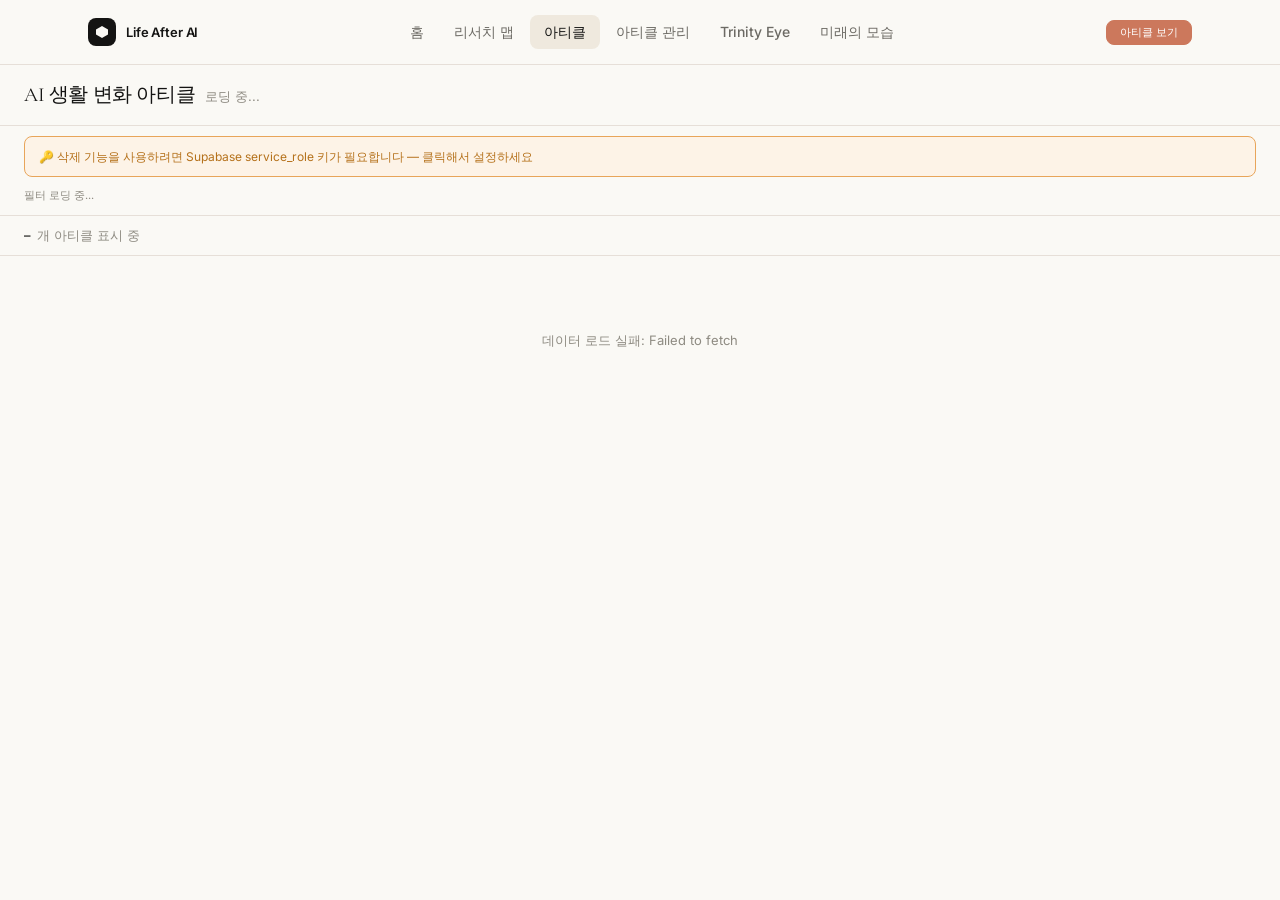
<file: docs/archive.html>
<!DOCTYPE html>
<html lang="ko">
<head>
<meta charset="UTF-8">
<meta name="viewport" content="width=device-width, initial-scale=1.0">
<title>아티클 — Life After AI</title>
<link rel="stylesheet" href="./shared.css">
<style>
body { padding-bottom: 64px; }

/* ── Page sub-header ──────────────────────────────────────── */
.hd {
  padding: 14px 24px;
  border-bottom: 0.5px solid var(--hairline);
  display: flex; align-items: center; justify-content: space-between; gap: 12px;
  background: var(--canvas);
}
.hd-left  { display: flex; align-items: baseline; gap: 10px; min-width: 0; }
.hd-title { font-family: var(--font-display); font-size: 20px; font-weight: 400; letter-spacing: -0.02em; white-space: nowrap; color: var(--ink); }
.hd-sub   { font-size: 13px; color: var(--muted-soft); white-space: nowrap; overflow: hidden; text-overflow: ellipsis; }

/* ── Filter bar ────────────────────────────────────────────── */
.filters{
  padding:10px 24px;border-bottom:0.5px solid var(--hairline);
  display:flex;align-items:center;gap:6px;overflow-x:auto;
  background:var(--canvas);position:sticky;top:64px;z-index:19;
  scrollbar-width:none
}
.filters::-webkit-scrollbar{display:none}
.f-sep{width:0.5px;height:16px;background:var(--hairline);flex-shrink:0;margin:0 2px}
.f-label{font-size:10px;font-weight:600;color:var(--muted);letter-spacing:.06em;text-transform:uppercase;flex-shrink:0}
.chip{
  font-size:12px;font-weight:500;padding:5px 14px;border-radius:9999px;
  cursor:pointer;flex-shrink:0;border:0.5px solid transparent;
  transition:all .12s;user-select:none;white-space:nowrap
}
/* all chip */
.chip-all{background:var(--ink);color:var(--canvas);border-color:var(--ink)}
.chip-all.off{background:transparent;color:var(--muted);border-color:var(--hairline)}
.chip-all.off:hover{background:var(--surface-card);color:var(--ink);border-color:var(--hairline-soft)}
/* group chips */
.chip-g1{background:var(--blue-bg);color:var(--blue);border-color:var(--blue-b)}
.chip-g1.off{background:transparent;color:var(--text3);border-color:var(--border)}
.chip-g1.off:hover{background:var(--blue-bg);color:var(--blue);border-color:var(--blue-b)}
.chip-g2{background:var(--amber-bg);color:var(--amber);border-color:var(--amber-b)}
.chip-g2.off{background:transparent;color:var(--text3);border-color:var(--border)}
.chip-g2.off:hover{background:var(--amber-bg);color:var(--amber);border-color:var(--amber-b)}
.chip-g3{background:var(--green-bg);color:var(--green);border-color:var(--green-b)}
.chip-g3.off{background:transparent;color:var(--text3);border-color:var(--border)}
.chip-g3.off:hover{background:var(--green-bg);color:var(--green);border-color:var(--green-b)}
.chip-g4{background:var(--accent-lt);color:var(--accent);border-color:var(--accent)}
.chip-g4.off{background:transparent;color:var(--text3);border-color:var(--border)}
.chip-g4.off:hover{background:var(--accent-lt);color:var(--accent);border-color:var(--accent)}

/* ── Meta row ─────────────────────────────────────────────────────────────── */
.meta{
  padding:9px 24px;display:flex;align-items:center;gap:6px;
  font-size:13px;color:var(--muted-soft);border-bottom:0.5px solid var(--hairline)
}
.meta-n{font-weight:600;color:var(--body)}
.meta-updated{margin-left:auto;font-size:12px}

/* ── Grid ─────────────────────────────────────────────────────────────────── */
.grid{
  padding:18px 24px 0;
  display:grid;
  grid-template-columns:repeat(auto-fill,minmax(268px,1fr));
  gap:14px
}

/* ── Card ─────────────────────────────────────────────────────────────────── */
.card{
  display:flex;flex-direction:column;
  text-decoration:none;color:inherit;
  border:0.5px solid var(--hairline);border-radius:var(--radius);
  overflow:hidden;background:var(--surface-card);
  transition:transform .14s,box-shadow .14s,border-color .12s;
  position:relative;cursor:pointer
}
.card:hover{
  transform:translateY(-2px);
  box-shadow:0 8px 24px rgba(20,20,19,.09);
  border-color:var(--hairline-soft)
}
/* colored header */
.card-hd{
  padding:16px 16px 10px;
  display:flex;align-items:flex-start;justify-content:space-between;gap:8px
}
.co-badge{
  width:42px;height:42px;border-radius:10px;
  display:flex;align-items:center;justify-content:center;
  font-size:12px;font-weight:600;flex-shrink:0;letter-spacing:.02em
}
.kpi-wrap{text-align:right}
.kpi-v{font-size:24px;font-weight:700;line-height:1;letter-spacing:-.03em}
.kpi-l{font-size:10px;opacity:.75;margin-top:3px;line-height:1.3}
/* body */
.card-body{padding:0 16px 10px;flex:1;display:flex;flex-direction:column;gap:3px}
.card-co{font-size:12px;color:var(--text3)}
.card-title{font-size:15px;font-weight:600;line-height:1.35;letter-spacing:-.01em}
.card-desc{
  font-size:13px;color:var(--text2);line-height:1.55;margin-top:2px;
  display:-webkit-box;-webkit-line-clamp:2;-webkit-box-orient:vertical;overflow:hidden
}
/* footer */
.card-ft{
  padding:8px 16px;border-top:0.5px solid var(--hairline);
  display:flex;align-items:center;justify-content:space-between;gap:6px;
  background:var(--surface-cream-strong);flex-shrink:0
}
.ft-left{display:flex;align-items:center;gap:4px;flex-wrap:wrap;min-width:0}
.cat-badge{font-size:10px;font-weight:700;padding:2px 7px;border-radius:4px;flex-shrink:0}
.cat-badge.g1{background:var(--blue-bg);color:var(--blue)}
.cat-badge.g2{background:var(--amber-bg);color:var(--amber)}
.cat-badge.g3{background:var(--green-bg);color:var(--green)}
.cat-badge.g4{background:var(--accent-lt);color:var(--accent)}
.tag-pill{font-size:10px;padding:2px 8px;border-radius:9999px;background:var(--surface-cream-strong);color:var(--muted);white-space:nowrap}
.card-src{font-size:12px;color:var(--text3);white-space:nowrap;flex-shrink:0}
.card-ext{font-size:11px;font-weight:500;color:var(--blue);flex-shrink:0;white-space:nowrap}
/* ── Thumbnail ─────────────────────────────────────────────── */
.card-thumb{
  aspect-ratio:16/9;overflow:hidden;
  background:var(--bg2);flex-shrink:0;position:relative
}
.cb-logo{
  width:100%;height:100%;object-fit:contain;
  padding:18px 28px;background:#fff;
  animation:cbFadeIn .28s ease both
}
@keyframes cbFadeIn{from{opacity:0}to{opacity:1}}
@media(prefers-color-scheme:dark){.cb-logo{background:#F0EDE5}}

/* ── Tooltip ──────────────────────────────────────────────────────────────── */
.tt{
  position:fixed;z-index:999;width:284px;
  background:var(--surface-dark);
  backdrop-filter:blur(8px);-webkit-backdrop-filter:blur(8px);
  color:var(--on-dark);font-size:12px;line-height:1.7;
  padding:11px 14px 13px;border-radius:12px;
  pointer-events:none;opacity:0;
  transition:opacity .14s;
  box-shadow:0 12px 32px rgba(20,20,19,.25);
  border:0.5px solid rgba(255,255,255,.08)
}
.tt.show{opacity:1}
.tt-label{
  font-size:9px;font-weight:700;letter-spacing:.08em;
  color:var(--accent-teal);margin-bottom:6px;text-transform:uppercase
}

/* ── Card delete button ───────────────────────────────────────────────────── */
.card-del{
  position:absolute;top:8px;right:8px;z-index:3;
  width:24px;height:24px;border-radius:50%;
  background:rgba(20,20,19,.55);backdrop-filter:blur(4px);
  color:#fff;font-size:14px;line-height:1;
  border:none;cursor:pointer;
  display:flex;align-items:center;justify-content:center;
  opacity:0;transition:opacity .15s, background .12s;
  flex-shrink:0
}
.card:hover .card-del{opacity:1}
.card-del:hover{background:rgba(198,69,69,.85)}
.card.processing{
  pointer-events:none;
  position:relative;
}
.card.processing::after{
  content:'';
  position:absolute;inset:0;
  background:rgba(250,249,245,.7);
  backdrop-filter:blur(2px);
  border-radius:var(--radius);
  z-index:4
}
.card-spinner{
  position:absolute;top:50%;left:50%;
  transform:translate(-50%,-50%);
  width:22px;height:22px;
  border:2.5px solid var(--hairline);
  border-top-color:var(--primary);
  border-radius:50%;
  animation:spin .7s linear infinite;
  z-index:5;display:none
}
@keyframes spin{to{transform:translate(-50%,-50%) rotate(360deg)}}
.card.processing .card-spinner{display:block}
.card.deleted{
  opacity:0;transform:scale(.96);
  transition:opacity .3s,transform .3s;
  pointer-events:none
}

/* ── Confirm overlay ──────────────────────────────────────────────────────── */
.confirm-bg{
  position:fixed;inset:0;background:rgba(20,20,19,.45);
  backdrop-filter:blur(5px);z-index:500;
  display:none;align-items:center;justify-content:center;padding:20px
}
.confirm-bg.open{display:flex}
.confirm-box{
  background:var(--surface-card);border-radius:14px;
  width:100%;max-width:360px;padding:26px 24px 20px;
  box-shadow:0 20px 56px rgba(20,20,19,.22);
  border:0.5px solid var(--hairline)
}
.confirm-icon{font-size:24px;margin-bottom:12px}
.confirm-title{font-size:15px;font-weight:600;color:var(--ink);margin-bottom:6px}
.confirm-desc{
  font-size:13px;color:var(--body);line-height:1.6;margin-bottom:20px;
  display:-webkit-box;-webkit-line-clamp:2;-webkit-box-orient:vertical;overflow:hidden
}
.confirm-btns{display:flex;gap:8px;justify-content:flex-end}

/* ── Toast ────────────────────────────────────────────────────────────────── */
.arc-toast{
  position:fixed;bottom:24px;left:50%;transform:translateX(-50%);
  background:var(--surface-dark);color:var(--on-dark);
  font-size:12px;padding:10px 18px;border-radius:9999px;
  opacity:0;transition:opacity .2s;pointer-events:none;
  white-space:nowrap;z-index:600;
  box-shadow:0 8px 24px rgba(20,20,19,.28);
  border:0.5px solid rgba(255,255,255,.08)
}
.arc-toast.show{opacity:1}


/* ── Empty / Loading ──────────────────────────────────────────────────────── */
.empty{
  grid-column:1/-1;padding:56px 0;text-align:center;
  font-size:13px;color:var(--text3)
}
.loading-row{
  display:flex;align-items:center;justify-content:center;
  height:38vh;font-size:13px;color:var(--text3)
}

/* ── Token notice banner ──────────────────────────────────────────────────── */
.token-notice{
  display:none;
  margin:10px 24px 0;padding:10px 14px;
  border-radius:8px;border:0.5px solid var(--g2-b);
  background:var(--g2-bg);font-size:12px;color:var(--g2);
  align-items:center;gap:10px;cursor:pointer
}
.token-notice.show{display:flex}
.token-notice:hover{opacity:.85}

/* ── Token inline input ───────────────────────────────────────────────────── */
.token-form{
  display:none;
  margin:10px 24px 0;padding:14px 16px;
  border-radius:8px;border:0.5px solid var(--hairline);
  background:var(--surface-card);
  align-items:center;gap:8px;flex-wrap:wrap
}
.token-form.show{display:flex}
.token-form input{
  flex:1;min-width:200px;padding:7px 10px;
  border:1px solid var(--hairline);border-radius:7px;
  background:var(--canvas);color:var(--ink);
  font-family:monospace;font-size:12px;outline:none;
  transition:border-color .12s
}
.token-form input:focus{border-color:var(--primary)}
.token-form-label{font-size:12px;color:var(--muted);white-space:nowrap}

@media(max-width:640px){
  .hd{padding:12px 16px}
  .hd-sub{display:none}
  .filters{padding:8px 16px;top:60px}
  .meta{padding:7px 16px}
  .grid{padding:14px 16px 0;gap:10px}
}
</style>
</head>
<body>

<!-- ── Page sub-header ───────────────────────────────────────────────────── -->
<header class="hd">
  <div class="hd-left">
    <span class="hd-title">AI 생활 변화 아티클</span>
    <span class="hd-sub" id="hd-sub">로딩 중...</span>
  </div>
</header>

<!-- ── Token notice (미설정 시 표시) ─────────────────────────────────────── -->
<div class="token-notice" id="token-notice" onclick="showTokenForm()">
  🔑 삭제 기능을 사용하려면 Supabase service_role 키가 필요합니다 — 클릭해서 설정하세요
</div>
<div class="token-form" id="token-form">
  <span class="token-form-label">GitHub PAT</span>
  <input type="password" id="pat-input" placeholder="eyJhbGciOiJIUzI1NiIsInR5cCI6IkpXVCJ9..."
         onkeydown="if(event.key==='Enter') savePAT()">
  <button class="btn btn-primary btn-sm" onclick="savePAT()">저장</button>
  <button class="btn btn-ghost btn-sm" onclick="hideTokenForm()">취소</button>
</div>

<!-- ── Filter bar ────────────────────────────────────────────────────────── -->
<div class="filters" id="filters">
  <span style="font-size:11px;color:var(--text3)">필터 로딩 중...</span>
</div>

<!-- ── Meta row ──────────────────────────────────────────────────────────── -->
<div class="meta">
  <span class="meta-n" id="meta-n">–</span>
  <span>개 아티클 표시 중</span>
  <span class="meta-updated" id="meta-updated"></span>
</div>

<!-- ── Card grid ─────────────────────────────────────────────────────────── -->
<main class="grid" id="grid">
  <div class="loading-row" style="grid-column:1/-1">데이터 불러오는 중...</div>
</main>

<!-- ── Tooltip ────────────────────────────────────────────────────────────── -->
<div class="tt" id="tt">
  <div class="tt-label">아티클 요약</div>
  <div id="tt-text"></div>
</div>

<!-- ── Delete confirm ────────────────────────────────────────────────────── -->
<div class="confirm-bg" id="confirm-bg">
  <div class="confirm-box">
    <div class="confirm-icon">🗑</div>
    <div class="confirm-title">아티클을 삭제할까요?</div>
    <div class="confirm-desc" id="confirm-desc"></div>
    <div class="confirm-btns">
      <button class="btn btn-ghost btn-sm" onclick="confirmNo()">취소</button>
      <button class="btn btn-danger btn-sm" onclick="confirmYes()">삭제</button>
    </div>
  </div>
</div>

<!-- ── Toast ──────────────────────────────────────────────────────────────── -->
<div class="arc-toast" id="arc-toast"></div>

<script src="./supabase.js"></script>
<script>
let DB = null;
let activeCat = 'all';

// ── Tooltip ───────────────────────────────────────────────────────────────────
const ttEl   = document.getElementById('tt');
const ttText = document.getElementById('tt-text');
const TT_W = 300, TT_H = 130;

document.addEventListener('mousemove', e => {
  const x = e.clientX + 16, y = e.clientY - 10;
  ttEl.style.left = (x + TT_W > window.innerWidth  ? e.clientX - TT_W - 10 : x) + 'px';
  ttEl.style.top  = (y + TT_H > window.innerHeight ? e.clientY - TT_H - 10 : y) + 'px';
});

function showTip(text) { ttText.textContent = text; ttEl.classList.add('show'); }
function hideTip()     { ttEl.classList.remove('show'); }

// ── Load data ─────────────────────────────────────────────────────────────────
async function load() {
  try {
    DB = await fetchDB();
    buildFilters();
    render('all');
    document.getElementById('hd-sub').textContent =
      `Life After AI · ${DB.meta.total_cases}개 아티클`;
    document.getElementById('meta-updated').textContent =
      '최종 갱신 ' + new Date(DB.meta.last_updated).toLocaleDateString('ko-KR');
  } catch(e) {
    document.getElementById('grid').innerHTML =
      `<div class="empty">데이터 로드 실패: ${e.message}</div>`;
  }
}

// ── Build filter chips ────────────────────────────────────────────────────────
const GROUPS = {
  '1': { label: '생활 공간 변화', cls: 'g1' },
  '2': { label: '소비 행동 변화', cls: 'g2' },
  '3': { label: '개인 생활 운영 변화', cls: 'g3' },
  '4': { label: '관계·돌봄 변화', cls: 'g4' },
};

function buildFilters() {
  const cats = DB.categories;

  let h = `<span class="chip chip-all" id="chip-all" onclick="selFilter('all')">전체 ${DB.cases.length}</span>`;

  Object.entries(GROUPS).forEach(([prefix, g]) => {
    const groupCats = Object.entries(cats).filter(([id]) => id.startsWith(prefix + '-'));
    if (!groupCats.length) return;
    h += `<div class="f-sep"></div><span class="f-label">${g.label}</span>`;
    groupCats.forEach(([id, cat]) => {
      const n = DB.cases.filter(c => c.category === id).length;
      h += `<span class="chip chip-${g.cls} off" id="chip-${id}" onclick="selFilter('${id}')">${id} · ${cat.name} <strong>${n}</strong></span>`;
    });
  });

  document.getElementById('filters').innerHTML = h;
}

// ── Filter select ─────────────────────────────────────────────────────────────
function selFilter(id) {
  document.querySelectorAll('.chip').forEach(el => el.classList.add('off'));
  const target = document.getElementById('chip-' + (id === 'all' ? 'all' : id));
  if (target) target.classList.remove('off');
  activeCat = id;
  render(id);
}

// ── Render ────────────────────────────────────────────────────────────────────
function render(catId) {
  const list = (catId === 'all'
    ? [...DB.cases]
    : DB.cases.filter(c => c.category === catId)
  ).sort((a, b) => (b.published_date||b.added_date||'').localeCompare(a.published_date||a.added_date||''));

  document.getElementById('meta-n').textContent = list.length;

  const grid = document.getElementById('grid');
  if (!list.length) {
    grid.innerHTML = '<div class="empty">해당 카테고리에 아티클이 없습니다.</div>';
    return;
  }
  grid.innerHTML = '';
  list.forEach(c => grid.appendChild(makeCard(c)));
}

// ── Thumb helpers ──────────────────────────────────────────────────────────────
function lightenHex(hex, amt) {
  const n = parseInt(hex.replace('#',''), 16);
  const r = Math.min(255, (n >> 16) + amt);
  const g = Math.min(255, ((n >> 8) & 0xFF) + amt);
  const b = Math.min(255, (n & 0xFF) + amt);
  return '#' + [r,g,b].map(v => v.toString(16).padStart(2,'0')).join('');
}

function companyDomain(name) {
  return name.toLowerCase()
    .normalize('NFD').replace(/[̀-ͯ]/g, '')
    .replace(/['''ʼ]/g, '')
    .replace(/\bthe\s+/g, '')
    .replace(/[^a-z0-9]/g, '')
    + '.com';
}

function svgThumb(c) {
  const uid = 'g' + c.id.replace(/[^a-z0-9]/gi, '');
  const bg2 = lightenHex(c.color_bg, 24);
  const tc  = c.color_text;
  const kv  = (c.kpi_value || '').replace(/&/g,'&amp;').replace(/</g,'&lt;');
  const kl  = (c.kpi_label || '').replace(/&/g,'&amp;').replace(/</g,'&lt;');
  const sh  = (c.short     || '').replace(/&/g,'&amp;');
  const fs  = kv.length > 7 ? 34 : kv.length > 5 ? 42 : 50;
  const ky  = fs < 42 ? 92 : 96;
  return `<svg xmlns="http://www.w3.org/2000/svg" viewBox="0 0 320 180" width="100%" height="100%" style="display:block">
  <defs>
    <linearGradient id="${uid}" x1="0" y1="0" x2="1" y2="1">
      <stop offset="0%" stop-color="${c.color_bg}"/>
      <stop offset="100%" stop-color="${bg2}"/>
    </linearGradient>
  </defs>
  <rect width="320" height="180" fill="url(#${uid})"/>
  <circle cx="290" cy="22"  r="58" fill="${tc}" opacity=".05"/>
  <circle cx="30"  cy="158" r="42" fill="${tc}" opacity=".05"/>
  <rect x="13" y="13" width="36" height="17" rx="4" fill="${tc}" opacity=".13"/>
  <text x="31" y="25.5" font-family="system-ui,sans-serif" font-size="9" font-weight="700"
    fill="${tc}" opacity=".72" text-anchor="middle" letter-spacing=".5">${c.category}</text>
  <text x="160" y="${ky}" font-family="system-ui,sans-serif" font-size="${fs}" font-weight="700"
    fill="${tc}" text-anchor="middle" letter-spacing="-1.5">${kv}</text>
  <text x="160" y="122" font-family="system-ui,sans-serif" font-size="11"
    fill="${tc}" opacity=".58" text-anchor="middle">${kl}</text>
  <rect x="13" y="149" width="30" height="17" rx="4" fill="${tc}" opacity=".14"/>
  <text x="28" y="161.5" font-family="system-ui,sans-serif" font-size="9" font-weight="700"
    fill="${tc}" opacity=".75" text-anchor="middle">${sh}</text>
</svg>`;
}

function buildThumb(c) {
  const wrap = document.createElement('div');
  wrap.className = 'card-thumb';
  wrap.innerHTML = svgThumb(c);                // SVG 즉시 표시

  const img = new Image();
  img.onload = () => {                         // Clearbit 성공 시 교체
    wrap.innerHTML = '';
    img.className = 'cb-logo';
    wrap.appendChild(img);
  };
  img.src = `https://logo.clearbit.com/${companyDomain(c.company)}?size=256`;
  return wrap;
}

// ── Make card ──────────────────────────────────────────────────────────────────
function makeCard(c) {
  const cat    = DB.categories[c.category] || {};
  const g = 'g' + (c.category.split('-')[0] || '1');
  const dateStr = (c.published_date || c.added_date)
    ? new Date(c.published_date || c.added_date).toLocaleDateString('ko-KR', {month:'short', day:'numeric'})
    : '';
  const tags = (c.tags || []).slice(0, 2)
    .map(t => `<span class="tag-pill">${t}</span>`).join('');
  const srcShort = (c.source || '').split(',')[0].trim();

  const a = document.createElement('a');
  a.className = 'card';
  a.id        = 'card-' + c.id;
  a.href      = c.url;
  a.target    = '_blank';
  a.rel       = 'noopener noreferrer';

  // 스피너 (처리 중 표시)
  const spinner = document.createElement('div');
  spinner.className = 'card-spinner';
  a.appendChild(spinner);

  // X 삭제 버튼
  const delBtn = document.createElement('button');
  delBtn.className   = 'card-del';
  delBtn.title       = '삭제';
  delBtn.textContent = '×';
  delBtn.addEventListener('click', e => {
    e.preventDefault();
    e.stopPropagation();
    askDelete(c);
  });
  a.appendChild(delBtn);

  a.appendChild(buildThumb(c));               // thumb (Clearbit or SVG)

  const body = document.createElement('div');
  body.className = 'card-body';
  body.innerHTML = `
    <div class="card-co">${c.company}</div>
    <div class="card-title">${c.title}</div>
    <div class="card-desc">${c.description}</div>`;
  a.appendChild(body);

  const ft = document.createElement('div');
  ft.className = 'card-ft';
  ft.innerHTML = `
    <div class="ft-left">
      <span class="cat-badge ${g}">${c.category}</span>
      ${tags}
    </div>
    <span class="card-src">${srcShort} · ${dateStr}</span>`;
  a.appendChild(ft);

  if (c.body) {
    a.addEventListener('mouseenter', () => showTip(c.body));
    a.addEventListener('mouseleave', hideTip);
  }
  return a;
}

load();

/* Supabase service_role key (localStorage) — reads use hardcoded anon key */
function getPAT() { return getServiceKey(); }

function updateTokenUI() {
  const hasToken = !!getPAT();
  document.getElementById('token-notice').classList.toggle('show', !hasToken);
  if (hasToken) hideTokenForm();
}
function showTokenForm() {
  document.getElementById('token-notice').classList.remove('show');
  document.getElementById('token-form').classList.add('show');
  setTimeout(() => document.getElementById('pat-input').focus(), 50);
}
function hideTokenForm() {
  document.getElementById('token-form').classList.remove('show');
  updateTokenUI();
}
function savePAT() {
  const v = document.getElementById('pat-input').value.trim();
  if (!v) return;
  localStorage.setItem(SB_KEY_STORE, v);
  document.getElementById('pat-input').value = '';
  updateTokenUI();
  arcToast('✓ Supabase 키가 저장됐습니다');
}
updateTokenUI();

/* ══════════════════════════════════════════════════════════
   Toast
══════════════════════════════════════════════════════════ */
let _toastTimer = null;
function arcToast(msg) {
  const el = document.getElementById('arc-toast');
  el.textContent = msg;
  el.classList.add('show');
  clearTimeout(_toastTimer);
  _toastTimer = setTimeout(() => el.classList.remove('show'), 2800);
}

/* ══════════════════════════════════════════════════════════
   Delete — confirm + GitHub API
══════════════════════════════════════════════════════════ */
let _pendingCase = null;

function askDelete(c) {
  _pendingCase = c;
  document.getElementById('confirm-desc').textContent =
    `[${c.category}] ${c.company} — ${c.title}`;
  document.getElementById('confirm-bg').classList.add('open');
}

function confirmNo() {
  _pendingCase = null;
  document.getElementById('confirm-bg').classList.remove('open');
}

async function confirmYes() {
  document.getElementById('confirm-bg').classList.remove('open');
  const c = _pendingCase; _pendingCase = null;
  if (!c) return;

  const token = getPAT();
  if (!token) { arcToast('❌ 토큰 미설정 — 페이지 상단 안내를 클릭하세요'); return; }

  const cardEl = document.getElementById('card-' + c.id);
  if (cardEl) cardEl.classList.add('processing');
  arcToast('삭제 중...');

  const ok = await deleteViaAPI([c.id], token);
  if (ok) {
    if (cardEl) { cardEl.classList.remove('processing'); cardEl.classList.add('deleted'); setTimeout(() => cardEl.remove(), 320); }
    const m = document.getElementById('meta-n');
    if (m) m.textContent = Math.max(0, parseInt(m.textContent || '0') - 1);
    arcToast('✓ 삭제 완료');
  } else {
    if (cardEl) cardEl.classList.remove('processing');
  }
}

async function deleteViaAPI(ids, token) {
  try {
    const ok = await supabaseDelete(ids, token);
    if (!ok) throw new Error('Supabase DELETE 실패');
    return true;
  } catch(e) {
    arcToast(`❌ ${e.message}`);
    return false;
  }
}
</script>
<script src="./nav.js"></script>
</body>
</html>
</file>
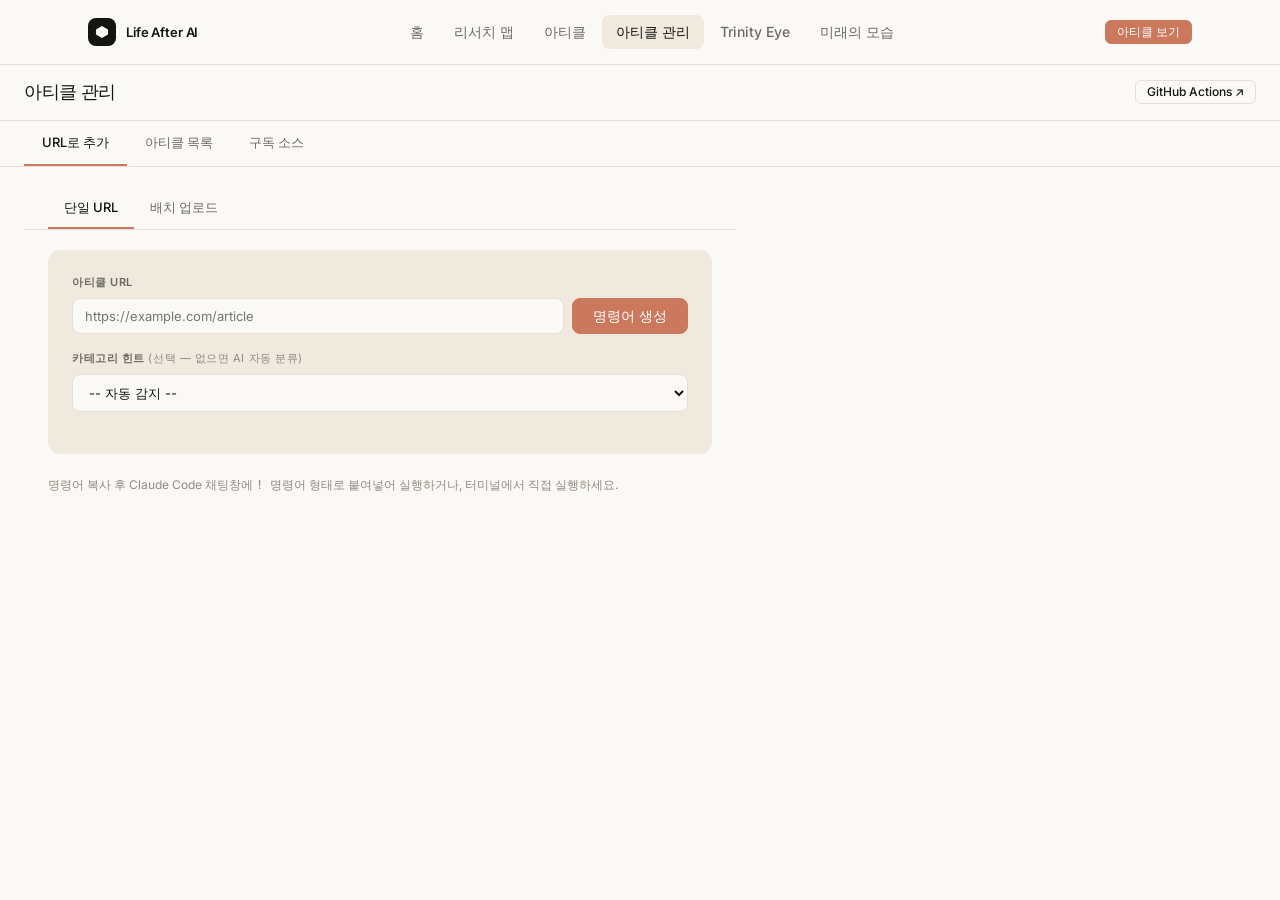
<file: docs/articles.html>
<!DOCTYPE html>
<html lang="ko">
<head>
<meta charset="UTF-8">
<meta name="viewport" content="width=device-width, initial-scale=1.0">
<title>아티클 관리 — Life After AI</title>
<link rel="stylesheet" href="./shared.css">
<style>
body { padding-bottom: 80px; font-size: 14px; }

/* ── Page sub-header ──────────────────────────────────────── */
.hd {
  padding: 13px 24px;
  border-bottom: 0.5px solid var(--hairline);
  display: flex; align-items: center; justify-content: space-between; gap: 12px;
  position: sticky; top: 64px; background: var(--canvas); z-index: 30;
  backdrop-filter: blur(12px);
}
.hd-title {
  font-family: var(--font-display); font-size: 18px; font-weight: 400;
  letter-spacing: -0.02em; color: var(--ink);
}

/* ── Top-level tabs ───────────────────────────────────────── */
.top-tabs {
  padding: 0 24px; border-bottom: 0.5px solid var(--hairline);
  display: flex; background: var(--canvas);
  position: sticky; top: 107px; z-index: 29;
}
.top-tab {
  font-size: 13px; font-weight: 500; padding: 11px 18px; cursor: pointer;
  border-bottom: 2px solid transparent; color: var(--muted);
  transition: all .12s; user-select: none;
}
.top-tab:hover { color: var(--ink); }
.top-tab.on    { color: var(--ink); border-bottom-color: var(--primary); }

/* ── Panels ───────────────────────────────────────────────── */
.panel { display: none; }
.panel.on { display: block; }

/* ──────────────────────────────────────────────────────────
   TAB 1 & 2 — URL 추가 / 아티클 목록
─────────────────────────────────────────────────────────── */
#panel-add, #panel-manage { padding: 20px 24px; max-width: 760px; }
#panel-manage { max-width: 100%; padding: 0; }

/* Add form */
.form-card {
  background: var(--surface-card); border-radius: 12px;
  padding: 24px; margin-bottom: 20px;
}
.form-card label {
  display: block; font-size: 11px; font-weight: 600;
  color: var(--muted); letter-spacing: .05em; text-transform: uppercase;
  margin-bottom: 6px;
}
.url-row { display: flex; gap: 8px; margin-bottom: 16px; }
.url-row input, .cat-select {
  padding: 9px 12px; border: 1px solid var(--hairline); border-radius: 8px;
  background: var(--canvas); color: var(--ink);
  font-family: var(--font); font-size: 13px; outline: none;
  transition: border-color .12s;
}
.url-row input { flex: 1; }
.url-row input:focus, .cat-select:focus {
  border-color: var(--primary); box-shadow: 0 0 0 3px rgba(204,120,92,.12);
}
.cat-select { width: 100%; margin-bottom: 18px; }

/* Command block */
.cmd-wrap { display: none; background: var(--surface-dark); border-radius: 10px; padding: 16px 16px 14px; margin-top: 4px; }
.cmd-wrap.show { display: block; }
.cmd-label { font-size: 10px; font-weight: 700; letter-spacing: .08em; text-transform: uppercase; color: var(--accent-teal); margin-bottom: 8px; }
.cmd-text  { font-family: "JetBrains Mono","SFMono-Regular",monospace; font-size: 12px; line-height: 1.7; color: var(--on-dark); white-space: pre-wrap; word-break: break-all; margin-bottom: 12px; }
.cmd-actions { display: flex; gap: 8px; align-items: center; }
.btn-copy { font-size: 12px; font-weight: 500; padding: 5px 14px; border-radius: 6px; border: 1px solid rgba(255,255,255,.15); background: rgba(255,255,255,.08); color: var(--on-dark); cursor: pointer; transition: all .12s; }
.btn-copy:hover { background: rgba(255,255,255,.16); }
.btn-copy.copied { color: var(--accent-teal); border-color: var(--accent-teal); }
.cmd-hint { font-size: 11px; color: var(--on-dark-soft); margin-left: 4px; }

/* Article filter / table */
.art-filter {
  display: flex; gap: 6px; flex-wrap: wrap; align-items: center;
  padding: 10px 24px; border-bottom: 0.5px solid var(--hairline);
  background: var(--canvas); position: sticky; top: 150px; z-index: 19;
}
.chip {
  font-size: 12px; font-weight: 500; padding: 5px 13px; border-radius: 9999px;
  cursor: pointer; border: 0.5px solid var(--hairline); background: transparent; color: var(--muted);
  transition: all .12s; user-select: none;
}
.chip:hover { background: var(--surface-card); color: var(--ink); }
.chip.on    { background: var(--ink); color: var(--canvas); border-color: var(--ink); }
.search-input {
  margin-left: auto; padding: 6px 12px; width: 180px;
  border: 1px solid var(--hairline); border-radius: 8px;
  background: var(--canvas); color: var(--ink);
  font-family: var(--font); font-size: 12px; outline: none;
}
.search-input:focus { border-color: var(--primary); }

.art-meta {
  padding: 8px 24px; font-size: 12px; color: var(--muted-soft);
  border-bottom: 0.5px solid var(--hairline);
  display: flex; align-items: center; gap: 8px;
}
.sel-badge {
  font-size: 11px; font-weight: 600; color: var(--g4); background: var(--g4-bg);
  padding: 2px 8px; border-radius: 9999px; display: none;
}
.sel-badge.on { display: inline-block; }

.art-tbl-wrap { padding: 0 24px; overflow-x: auto; }
.art-tbl-wrap table { width: 100%; border-collapse: collapse; min-width: 520px; }
.art-tbl-wrap th {
  font-size: 11px; font-weight: 600; color: var(--muted); letter-spacing: .05em;
  text-transform: uppercase; padding: 0 10px 8px; text-align: left;
  border-bottom: 0.5px solid var(--hairline);
}
.art-tbl-wrap td { padding: 10px; border-bottom: 0.5px solid var(--hairline); vertical-align: middle; }
.art-tbl-wrap tr:last-child td { border-bottom: none; }
.art-tbl-wrap tr:hover td { background: var(--surface-card); }
.art-tbl-wrap tr.selected td { background: var(--g4-bg); }
.td-title { font-weight: 500; font-size: 13px; color: var(--ink); }
.td-title a { color: inherit; text-decoration: none; }
.td-title a:hover { color: var(--primary); }
.td-co   { font-size: 12px; color: var(--muted-soft); }
.td-date { font-size: 12px; color: var(--muted-soft); white-space: nowrap; }
.row-check { width: 16px; height: 16px; accent-color: var(--primary); cursor: pointer; }

/* Row delete button */
.art-del-btn {
  background: none; border: none; cursor: pointer;
  color: var(--muted-soft); font-size: 16px; line-height: 1;
  padding: 2px 7px; border-radius: 4px; transition: color .12s, background .12s;
}
.art-del-btn:hover { color: var(--error); background: var(--red-bg); }

/* Row processing / deleted */
.art-tbl-wrap tr.art-processing td { opacity: .35; pointer-events: none; }
.art-tbl-wrap tr.art-processing .art-del-btn { display: none; }
.art-tbl-wrap tr.art-deleted { display: none; }

/* Token notice + inline form */
.art-token-notice {
  display: none; margin: 8px 24px 0; padding: 9px 14px; border-radius: 8px;
  background: var(--g2-bg); border: 0.5px solid var(--g2-b);
  font-size: 12px; color: var(--g2); align-items: center; gap: 10px; cursor: pointer;
}
.art-token-notice.show { display: flex; }
.art-token-notice:hover { opacity: .85; }
.art-token-form {
  display: none; margin: 8px 24px 0; padding: 12px 16px; border-radius: 8px;
  background: var(--surface-card); border: 0.5px solid var(--hairline);
  align-items: center; gap: 8px; flex-wrap: wrap;
}
.art-token-form.show { display: flex; }
.art-token-form input {
  flex: 1; min-width: 180px; padding: 7px 10px; border: 1px solid var(--hairline);
  border-radius: 7px; background: var(--canvas); color: var(--ink);
  font-family: monospace; font-size: 12px; outline: none; transition: border-color .12s;
}
.art-token-form input:focus { border-color: var(--primary); }
.art-token-form-label { font-size: 12px; color: var(--muted); white-space: nowrap; }

/* Article confirm modal */
.art-confirm-bg {
  position: fixed; inset: 0; background: rgba(20,20,19,.45);
  backdrop-filter: blur(5px); z-index: 500;
  display: none; align-items: center; justify-content: center; padding: 20px;
}
.art-confirm-bg.open { display: flex; }
.art-confirm-box {
  background: var(--surface-card); border-radius: 14px;
  width: 100%; max-width: 360px; padding: 26px 24px 20px;
  box-shadow: 0 20px 56px rgba(20,20,19,.22); border: 0.5px solid var(--hairline);
}
.art-confirm-icon  { font-size: 24px; margin-bottom: 12px; }
.art-confirm-title { font-size: 15px; font-weight: 600; color: var(--ink); margin-bottom: 6px; }
.art-confirm-desc  {
  font-size: 13px; color: var(--body); line-height: 1.6; margin-bottom: 20px;
  display: -webkit-box; -webkit-line-clamp: 2; -webkit-box-orient: vertical; overflow: hidden;
}
.art-confirm-btns  { display: flex; gap: 8px; justify-content: flex-end; }

/* Article toast */
.art-toast {
  position: fixed; bottom: 24px; left: 50%; transform: translateX(-50%);
  background: var(--surface-dark); color: var(--on-dark);
  font-size: 12px; padding: 10px 18px; border-radius: 9999px;
  opacity: 0; transition: opacity .2s; pointer-events: none;
  white-space: nowrap; z-index: 600;
  box-shadow: 0 8px 24px rgba(20,20,19,.28); border: 0.5px solid rgba(255,255,255,.08);
}
.art-toast.show { opacity: 1; }

/* Delete command bar */
.del-bar {
  position: fixed; bottom: 0; left: 0; right: 0;
  padding: 0 24px 16px;
  background: color-mix(in srgb, var(--canvas) 96%, transparent);
  backdrop-filter: blur(16px); border-top: 0.5px solid var(--hairline);
  z-index: 40; display: none;
}
.del-bar.show { display: block; }
.del-bar-inner { background: var(--surface-dark); border-radius: 12px; padding: 14px 16px 12px; margin-top: 12px; }
.del-bar-head { display: flex; align-items: center; justify-content: space-between; margin-bottom: 10px; }
.del-bar-label { font-size: 11px; font-weight: 700; letter-spacing: .08em; text-transform: uppercase; color: var(--accent-teal); }
.del-bar-close { font-size: 18px; color: var(--on-dark-soft); cursor: pointer; line-height: 1; }
.del-bar-close:hover { color: var(--on-dark); }

/* ──────────────────────────────────────────────────────────
   TAB 3 — 구독 소스 (admin content)
─────────────────────────────────────────────────────────── */

/* Source toolbar */
.src-toolbar {
  padding: 10px 24px; border-bottom: 0.5px solid var(--hairline);
  display: flex; align-items: center; gap: 8px; flex-wrap: wrap;
  background: var(--canvas);
}
.dirty-dot   { width: 7px; height: 7px; border-radius: 50%; background: var(--accent-amber); flex-shrink: 0; display: none; }
.dirty-dot.on { display: inline-block; }
.dirty-label { font-size: 11px; color: var(--accent-amber); display: none; margin-right: 4px; }
.dirty-dot.on + .dirty-label { display: inline; }
.btn-green { background: var(--g3-bg); color: var(--g3); border-color: var(--g3-b); }
.btn-green:hover { background: var(--success); color: #fff; border-color: var(--success); }
.btn-sm { font-size: 12px; padding: 5px 11px; border-radius: 6px; }

/* Source stats */
.src-stats {
  padding: 10px 24px; border-bottom: 0.5px solid var(--hairline);
  display: flex; align-items: center; gap: 18px;
  background: var(--surface-soft); font-size: 13px; color: var(--muted-soft); flex-wrap: wrap;
}
.stat     { display: flex; align-items: center; gap: 5px; }
.stat-n   { font-weight: 700; color: var(--ink); font-size: 15px; }
.stat-sep { width: 0.5px; height: 14px; background: var(--hairline); }

/* Source sub-tabs */
.src-tabs { padding: 0 24px; border-bottom: 0.5px solid var(--hairline); display: flex; background: var(--canvas); }
.src-tab  {
  font-size: 13px; font-weight: 500; padding: 11px 16px; cursor: pointer;
  border-bottom: 2px solid transparent; color: var(--muted);
  transition: all .12s; user-select: none; white-space: nowrap;
}
.src-tab:hover { color: var(--ink); }
.src-tab.on    { color: var(--ink); border-bottom-color: var(--primary); }

/* Source notice */
.src-notice {
  margin: 12px 24px 0; padding: 10px 14px; border-radius: 8px;
  background: var(--g2-bg); border: 0.5px solid var(--g2-b);
  font-size: 12px; color: var(--g2); display: flex; align-items: center; gap: 8px;
}

/* Source table */
.src-tbl-wrap { padding: 14px 24px 0; overflow-x: auto; }
.src-tbl-wrap table { width: 100%; border-collapse: collapse; min-width: 700px; }
.src-tbl-wrap th {
  font-size: 11px; font-weight: 600; color: var(--muted); letter-spacing: .06em;
  text-transform: uppercase; padding: 0 10px 9px; text-align: left;
  border-bottom: 0.5px solid var(--hairline); white-space: nowrap;
}
.src-tbl-wrap td { padding: 11px 10px; border-bottom: 0.5px solid var(--hairline); vertical-align: middle; }
.src-tbl-wrap tr:last-child td { border-bottom: none; }
.src-tbl-wrap tr:hover td { background: var(--surface-card); }
.td-id   { font-family: monospace; font-size: 12px; color: var(--muted-soft); }
.td-name { font-weight: 500; font-size: 14px; line-height: 1.3; color: var(--ink); }
.td-url  { font-size: 12px; color: var(--muted-soft); margin-top: 2px; max-width: 220px; overflow: hidden; text-overflow: ellipsis; white-space: nowrap; }
.td-url a { color: var(--primary); text-decoration: none; }
.td-url a:hover { color: var(--primary-active); text-decoration: underline; }
.empty-row td { text-align: center; padding: 48px; color: var(--muted-soft); font-size: 13px; }
.row-actions { display: flex; gap: 5px; align-items: center; }
.del-confirm { display: flex; align-items: center; gap: 6px; background: var(--red-bg); padding: 4px 10px; border-radius: 9999px; font-size: 11px; color: var(--error); }
.tag-pills { display: flex; flex-wrap: wrap; gap: 3px; max-width: 180px; }
.tag-pill  { font-size: 10px; padding: 2px 7px; border-radius: 9999px; background: var(--surface-cream-strong); color: var(--muted); }
.toggle { position: relative; display: inline-block; width: 32px; height: 18px; cursor: pointer; }
.toggle input { opacity: 0; width: 0; height: 0; position: absolute; }
.slider { position: absolute; inset: 0; border-radius: 18px; background: var(--surface-cream-strong); transition: .2s; border: 0.5px solid var(--hairline); }
.slider::before { content: ""; position: absolute; width: 12px; height: 12px; border-radius: 50%; background: #fff; left: 2px; bottom: 2px; transition: .2s; box-shadow: 0 1px 3px rgba(20,20,19,.2); }
input:checked + .slider { background: var(--primary); border-color: var(--primary-active); }
input:checked + .slider::before { transform: translateX(14px); }

/* Shared badges */
.badge { display: inline-flex; align-items: center; font-size: 10px; font-weight: 600; padding: 2px 8px; border-radius: 9999px; white-space: nowrap; letter-spacing: .03em; }
.g1 { background: var(--g1-bg); color: var(--g1); }
.g2 { background: var(--g2-bg); color: var(--g2); }
.g3 { background: var(--g3-bg); color: var(--g3); }
.g4 { background: var(--g4-bg); color: var(--g4); }
.badge-rss, .badge-public_research, .badge-industry_standard, .badge-medium { background: var(--g1-bg); color: var(--g1); }
.badge-html, .badge-trade, .badge-market_research { background: var(--g2-bg); color: var(--g2); }
.badge-high, .badge-company, .badge-company_docs, .badge-government_statistics, .badge-government_policy { background: var(--g3-bg); color: var(--g3); }
.badge-research, .badge-vendor, .badge-consulting_research { background: var(--g4-bg); color: var(--g4); }
.badge-low, .badge-academic, .badge-news, .badge-news_tabloid { background: var(--surface-cream-strong); color: var(--muted); }

/* Modal */
.modal-bg { position: fixed; inset: 0; background: rgba(20,20,19,.5); backdrop-filter: blur(6px); z-index: 100; display: none; align-items: center; justify-content: center; padding: 20px; }
.modal-bg.open { display: flex; }
.modal { background: var(--surface-card); border-radius: 16px; width: 100%; max-width: 520px; max-height: 90vh; overflow-y: auto; box-shadow: 0 24px 64px rgba(20,20,19,.18); border: 0.5px solid var(--hairline); }
.modal-hd { padding: 18px 22px 14px; border-bottom: 0.5px solid var(--hairline); display: flex; align-items: center; justify-content: space-between; position: sticky; top: 0; background: var(--surface-card); z-index: 1; border-radius: 16px 16px 0 0; }
.modal-title { font-family: var(--font-display); font-size: 16px; font-weight: 400; letter-spacing: -0.01em; color: var(--ink); }
.modal-close { font-size: 20px; color: var(--muted-soft); cursor: pointer; padding: 0 4px; line-height: 1; user-select: none; }
.modal-close:hover { color: var(--ink); }
.modal-body { padding: 20px 22px; background: var(--canvas); }
.modal-ft { padding: 14px 22px; border-top: 0.5px solid var(--hairline); display: flex; justify-content: flex-end; gap: 8px; position: sticky; bottom: 0; background: var(--surface-card); border-radius: 0 0 16px 16px; }
.form-row { margin-bottom: 14px; }
.form-row-2 { display: grid; grid-template-columns: 1fr 1fr; gap: 12px; margin-bottom: 14px; }
label { display: block; font-size: 11px; font-weight: 600; color: var(--muted); margin-bottom: 5px; letter-spacing: .04em; text-transform: uppercase; }
input[type=text], input[type=url], select, textarea { width: 100%; padding: 8px 12px; border: 1px solid var(--hairline); border-radius: 8px; background: var(--canvas); color: var(--ink); font-family: var(--font); font-size: 13px; transition: border-color .12s; outline: none; }
input[type=text]:focus, input[type=url]:focus, select:focus, textarea:focus { border-color: var(--primary); box-shadow: 0 0 0 3px rgba(204,120,92,.12); }
input.err { border-color: var(--error) !important; }
.field-hint { font-size: 10px; color: var(--muted-soft); margin-top: 4px; }
.field-err { font-size: 10px; color: var(--error); margin-top: 4px; display: none; }
.field-err.on { display: block; }
.tag-input-box { border: 1px solid var(--hairline); border-radius: 8px; background: var(--canvas); padding: 5px 8px; display: flex; flex-wrap: wrap; gap: 4px; align-items: center; cursor: text; min-height: 38px; transition: border-color .12s; }
.tag-input-box:focus-within { border-color: var(--primary); box-shadow: 0 0 0 3px rgba(204,120,92,.12); }
.tag-chip { display: inline-flex; align-items: center; gap: 3px; font-size: 11px; padding: 3px 9px; border-radius: 9999px; background: var(--surface-cream-strong); color: var(--body); }
.tag-chip button { background: none; border: none; cursor: pointer; color: var(--muted-soft); font-size: 13px; line-height: 1; padding: 0 1px; }
.tag-chip button:hover { color: var(--error); }
#tag-input { border: none; background: transparent; color: var(--ink); font-size: 12px; padding: 2px 4px; outline: none; min-width: 80px; flex: 1; }
.form-toggle-row { display: flex; align-items: center; justify-content: space-between; padding: 12px 14px; background: var(--surface-card); border-radius: 8px; border: 0.5px solid var(--hairline); margin-bottom: 14px; }
.form-toggle-label { font-size: 13px; font-weight: 500; color: var(--ink); }
.form-toggle-sub   { font-size: 11px; color: var(--muted-soft); margin-top: 2px; }

/* Toast */
.toast { position: fixed; bottom: 24px; left: 50%; transform: translateX(-50%); background: var(--surface-dark); color: var(--on-dark); font-size: 12px; padding: 10px 18px; border-radius: 9999px; opacity: 0; transition: opacity .2s; pointer-events: none; white-space: nowrap; z-index: 200; box-shadow: 0 8px 24px rgba(20,20,19,.25); border: 0.5px solid rgba(255,255,255,.08); }
.toast.show { opacity: 1; }

/* ── Add sub-tabs ─────────────────────────────────────── */
.add-tabs {
  display: flex; gap: 0;
  border-bottom: 0.5px solid var(--hairline);
  padding: 0 24px;
  background: var(--canvas);
}
.add-tab {
  font-size: 13px; font-weight: 500; padding: 10px 16px; cursor: pointer;
  border-bottom: 2px solid transparent; color: var(--muted);
  transition: all .12s; user-select: none;
}
.add-tab:hover { color: var(--ink); }
.add-tab.on    { color: var(--ink); border-bottom-color: var(--primary); }

.add-panel { display: none; padding: 20px 24px; max-width: 760px; }
.add-panel.on { display: block; }

/* ── Drop zone ────────────────────────────────────────── */
.drop-zone {
  border: 1.5px dashed var(--hairline-soft);
  border-radius: 10px;
  padding: 28px 20px;
  text-align: center;
  cursor: pointer;
  transition: border-color .15s, background .15s;
  background: var(--surface-soft);
  margin-bottom: 4px;
}
.drop-zone:hover, .drop-zone.drag-over {
  border-color: var(--primary);
  background: rgba(204,120,92,.05);
}
.drop-zone.has-file {
  border-color: var(--g3-b);
  background: var(--g3-bg);
}
.drop-icon { font-size: 28px; margin-bottom: 8px; }
.drop-text { font-size: 14px; font-weight: 500; color: var(--ink); margin-bottom: 4px; }
.drop-sub  { font-size: 12px; color: var(--muted-soft); }

/* ── Batch textarea ───────────────────────────────────── */
.batch-ta {
  width: 100%; height: 130px; resize: vertical;
  padding: 10px 12px;
  border: 1px solid var(--hairline); border-radius: 8px;
  background: var(--canvas); color: var(--ink);
  font-family: "JetBrains Mono","SFMono-Regular",monospace;
  font-size: 12px; line-height: 1.7;
  outline: none; transition: border-color .12s;
  margin-bottom: 14px;
}
.batch-ta:focus { border-color: var(--primary); box-shadow: 0 0 0 3px rgba(204,120,92,.12); }

/* ── Batch preview ────────────────────────────────────── */
.batch-preview {
  background: var(--surface-soft);
  border-radius: 8px;
  padding: 12px 14px;
  margin-bottom: 14px;
  border: 0.5px solid var(--hairline);
}
.batch-summary {
  display: flex; gap: 14px; flex-wrap: wrap;
  font-size: 12px; margin-bottom: 10px;
  padding-bottom: 10px;
  border-bottom: 0.5px solid var(--hairline);
}
.batch-stat { display: flex; align-items: center; gap: 5px; }
.batch-stat-n { font-size: 16px; font-weight: 700; color: var(--ink); }
.batch-stat-l { color: var(--muted-soft); }
.batch-stat.ok  .batch-stat-n { color: var(--g3); }
.batch-stat.err .batch-stat-n { color: var(--error); }
.batch-stat.skip .batch-stat-n { color: var(--muted); }

.batch-list {
  max-height: 180px; overflow-y: auto;
  display: flex; flex-direction: column; gap: 4px;
}
.batch-item {
  display: flex; align-items: baseline; gap: 8px;
  font-size: 12px; line-height: 1.4; padding: 3px 0;
}
.batch-item-cat {
  font-size: 10px; font-weight: 700; padding: 1px 6px; border-radius: 4px;
  flex-shrink: 0; font-family: monospace;
}
.batch-item-cat.auto { background: var(--surface-cream-strong); color: var(--muted); }
.batch-item-cat.g1   { background: var(--g1-bg); color: var(--g1); }
.batch-item-cat.g2   { background: var(--g2-bg); color: var(--g2); }
.batch-item-cat.g3   { background: var(--g3-bg); color: var(--g3); }
.batch-item-cat.g4   { background: var(--g4-bg); color: var(--g4); }
.batch-item-url { color: var(--body); overflow: hidden; text-overflow: ellipsis; white-space: nowrap; flex: 1; min-width: 0; }
.batch-item.skip .batch-item-url { color: var(--muted-soft); text-decoration: line-through; }
.batch-item.error .batch-item-url { color: var(--error); }

/* ── Batch options ────────────────────────────────────── */
.batch-opts { display: flex; align-items: center; gap: 20px; flex-wrap: wrap; margin-bottom: 4px; }
.batch-opt-row { display: flex; align-items: center; gap: 8px; }
.batch-opt-label { font-size: 13px; color: var(--body); }

/* ── Format hint ──────────────────────────────────────── */
.batch-format-hint {
  margin-top: 16px;
  border: 0.5px solid var(--hairline);
  border-radius: 8px; overflow: hidden;
}
.batch-format-title {
  font-size: 10px; font-weight: 700; letter-spacing: .08em;
  text-transform: uppercase; color: var(--muted);
  padding: 7px 14px; background: var(--surface-soft);
  border-bottom: 0.5px solid var(--hairline);
}
.batch-format-code {
  margin: 0; padding: 12px 14px;
  font-family: "JetBrains Mono","SFMono-Regular",monospace;
  font-size: 12px; line-height: 1.75; color: var(--body);
  background: var(--canvas);
  white-space: pre;
}

@media(max-width:640px) {
  #panel-add, #panel-manage { padding: 16px; }
  .add-panel { padding: 16px; }
  .add-tabs  { padding: 0 16px; }
  .art-filter  { padding: 8px 16px; top: 148px; }
  .art-meta    { padding: 7px 16px; }
  .art-tbl-wrap{ padding: 0 16px; }
  .src-toolbar, .src-stats, .src-notice, .src-tbl-wrap { padding-left: 16px; padding-right: 16px; }
  .form-row-2  { grid-template-columns: 1fr; }
}
</style>
</head>
<body>

<!-- ── Page header ───────────────────────────────────────────────────────── -->
<header class="hd">
  <span class="hd-title">아티클 관리</span>
  <a href="https://github.com/skykelly/ai-future-blog/actions"
     target="_blank" rel="noopener"
     class="btn btn-outline btn-sm">GitHub Actions ↗</a>
</header>

<!-- ── Top tabs ──────────────────────────────────────────────────────────── -->
<div class="top-tabs">
  <div class="top-tab on" id="ttab-add"     onclick="selTopTab('add')">URL로 추가</div>
  <div class="top-tab"    id="ttab-manage"  onclick="selTopTab('manage')">아티클 목록</div>
  <div class="top-tab"    id="ttab-sources" onclick="selTopTab('sources')">구독 소스</div>
</div>

<!-- ════════════════════════════════════════════════════════
     Panel: URL로 추가
════════════════════════════════════════════════════════ -->
<div class="panel on" id="panel-add">

  <!-- 서브탭 -->
  <div class="add-tabs">
    <div class="add-tab on" id="atab-single" onclick="selAddTab('single')">단일 URL</div>
    <div class="add-tab"    id="atab-batch"  onclick="selAddTab('batch')">배치 업로드</div>
  </div>

  <!-- ── 서브패널: 단일 URL ─────────────────────────── -->
  <div class="add-panel on" id="apanel-single">
    <div class="form-card">
      <label>아티클 URL</label>
      <div class="url-row">
        <input type="url" id="url-input" placeholder="https://example.com/article"
               oninput="clearAddCmd()" onkeydown="if(event.key==='Enter') genAddCmd()">
        <button class="btn btn-primary" onclick="genAddCmd()">명령어 생성</button>
      </div>
      <label>카테고리 힌트 <span style="font-weight:400;color:var(--muted-soft)">(선택 — 없으면 AI 자동 분류)</span></label>
      <select class="cat-select" id="cat-hint" oninput="clearAddCmd()">
        <option value="">-- 자동 감지 --</option>
        <optgroup label="생활 공간 변화">
          <option value="1-1">1-1 Autonomous Home</option>
          <option value="1-2">1-2 Wellness Home</option>
          <option value="1-3">1-3 Energy Optimized Home</option>
        </optgroup>
        <optgroup label="소비 행동 변화">
          <option value="2-1">2-1 Agentic Commerce</option>
          <option value="2-2">2-2 Service-as-Living</option>
        </optgroup>
        <optgroup label="개인 생활 운영 변화">
          <option value="3-1">3-1 Personal AI Agent</option>
          <option value="3-2">3-2 Hyper-Capability</option>
        </optgroup>
        <optgroup label="관계·돌봄 변화">
          <option value="4-1">4-1 AI Companion</option>
          <option value="4-2">4-2 Remote Senior &amp; Pet Care</option>
        </optgroup>
      </select>
      <div class="cmd-wrap" id="add-cmd-wrap">
        <div class="cmd-label">터미널 명령어</div>
        <div class="cmd-text" id="add-cmd-text"></div>
        <div class="cmd-actions">
          <button class="btn-copy" id="add-copy-btn" onclick="copyCmd('add-cmd-text','add-copy-btn')">복사</button>
          <span class="cmd-hint">Claude Code 터미널에서 <code style="color:var(--accent-teal)">!</code> 를 붙여 실행</span>
        </div>
      </div>
    </div>
    <p style="font-size:12px;color:var(--muted-soft);line-height:1.8">
      명령어 복사 후 Claude Code 채팅창에 <code>! 명령어</code> 형태로 붙여넣어 실행하거나,
      터미널에서 직접 실행하세요.
    </p>
  </div>

  <!-- ── 서브패널: 배치 업로드 ──────────────────────── -->
  <div class="add-panel" id="apanel-batch">
    <div class="form-card">

      <!-- 드롭존 -->
      <label>URL 목록 파일 <span style="font-weight:400;color:var(--muted-soft)">(.txt)</span></label>
      <div class="drop-zone" id="batch-drop"
           ondragover="batchDragOver(event)" ondragleave="batchDragLeave(event)" ondrop="batchDrop(event)"
           onclick="document.getElementById('batch-file-input').click()">
        <div class="drop-icon">📄</div>
        <div class="drop-text">파일을 드래그하거나 클릭해서 선택</div>
        <div class="drop-sub">.txt — 줄당 URL 또는 <code>카테고리,URL</code></div>
        <input type="file" id="batch-file-input" accept=".txt,text/plain" style="display:none"
               onchange="batchFileSelect(this)">
      </div>

      <!-- 직접 입력 -->
      <label style="margin-top:16px">또는 직접 붙여넣기</label>
      <textarea id="batch-textarea" class="batch-ta"
                placeholder="https://example.com/article1&#10;1-1,https://example.com/article2&#10;# 주석은 무시됩니다"
                oninput="batchParse()"></textarea>

      <!-- 프리뷰 -->
      <div class="batch-preview" id="batch-preview" style="display:none">
        <div class="batch-summary" id="batch-summary"></div>
        <div class="batch-list" id="batch-list"></div>
      </div>

      <!-- 옵션 -->
      <div class="batch-opts" id="batch-opts" style="display:none">
        <div class="batch-opt-row">
          <span class="batch-opt-label">요청 간격</span>
          <input type="number" id="batch-delay" value="2" min="1" max="30" step="0.5"
                 style="width:64px;padding:5px 8px;border:1px solid var(--hairline);border-radius:6px;background:var(--canvas);color:var(--ink);font-size:13px;text-align:center">
          <span class="batch-opt-label">초</span>
        </div>
        <div class="batch-opt-row">
          <label class="toggle" style="cursor:pointer">
            <input type="checkbox" id="batch-dryrun">
            <span class="slider"></span>
          </label>
          <span class="batch-opt-label">드라이런 <span style="color:var(--muted-soft)">(저장 안 함, 추출만)</span></span>
        </div>
      </div>

      <!-- 명령어 생성 버튼 -->
      <button class="btn btn-primary" id="batch-gen-btn" onclick="genBatchCmd()"
              style="display:none;margin-top:16px">명령어 생성</button>

      <!-- 명령어 블록 -->
      <div class="cmd-wrap" id="batch-cmd-wrap">
        <div class="cmd-label">터미널 명령어</div>
        <div class="cmd-text" id="batch-cmd-text"></div>
        <div class="cmd-actions">
          <button class="btn-copy" id="batch-copy-btn" onclick="copyCmd('batch-cmd-text','batch-copy-btn')">복사</button>
          <span class="cmd-hint">Claude Code 터미널에서 <code style="color:var(--accent-teal)">!</code> 를 붙여 실행</span>
        </div>
      </div>
    </div>

    <div class="batch-format-hint">
      <div class="batch-format-title">파일 형식</div>
      <pre class="batch-format-code">https://example.com/article1
1-1,https://example.com/article2
2-1,https://example.com/article3
# 이 줄은 주석으로 무시됩니다</pre>
    </div>
  </div>

</div>

<!-- ════════════════════════════════════════════════════════
     Panel: 아티클 목록
════════════════════════════════════════════════════════ -->
<div class="panel" id="panel-manage">
  <!-- 토큰 미설정 안내 -->
  <div class="art-token-notice" id="art-token-notice" onclick="showArtTokenForm()">
    🔑 삭제 기능을 사용하려면 Supabase service_role 키가 필요합니다 — 클릭해서 설정하세요
  </div>
  <div class="art-token-form" id="art-token-form">
    <span class="art-token-form-label">GitHub PAT</span>
    <input type="password" id="art-pat-input" placeholder="eyJhbGciOiJIUzI1NiIsInR5cCI6IkpXVCJ9..."
           onkeydown="if(event.key==='Enter') saveArtPAT()">
    <button class="btn btn-primary btn-sm" onclick="saveArtPAT()">저장</button>
    <button class="btn btn-ghost btn-sm"   onclick="hideArtTokenForm()">취소</button>
  </div>

  <div class="art-filter">
    <span class="chip on" data-cat="all" onclick="filterCat('all')">전체</span>
    <span class="chip" data-cat="1" onclick="filterCat('1')">생활 공간</span>
    <span class="chip" data-cat="2" onclick="filterCat('2')">소비 행동</span>
    <span class="chip" data-cat="3" onclick="filterCat('3')">개인 생활 운영</span>
    <span class="chip" data-cat="4" onclick="filterCat('4')">관계·돌봄</span>
    <input class="search-input" id="search-input" placeholder="검색..." oninput="renderArticles()">
  </div>
  <div class="art-meta">
    <span id="art-count">–</span>개 표시 중
    <span class="sel-badge" id="sel-badge">0개 선택됨</span>
    <span id="art-updated" style="margin-left:auto;font-size:11px"></span>
  </div>
  <div class="art-tbl-wrap">
    <table>
      <thead>
        <tr>
          <th style="width:30px"><input type="checkbox" class="row-check" id="check-all" onchange="toggleAll(this.checked)"></th>
          <th style="width:80px">카테고리</th>
          <th style="width:100px">기업</th>
          <th>제목</th>
          <th style="width:80px">발행일</th>
          <th style="width:36px"></th>
        </tr>
      </thead>
      <tbody id="art-body">
        <tr><td colspan="5" style="padding:40px;text-align:center;color:var(--muted-soft)">불러오는 중...</td></tr>
      </tbody>
    </table>
  </div>
</div>

<!-- ════════════════════════════════════════════════════════
     Panel: 구독 소스
════════════════════════════════════════════════════════ -->
<div class="panel" id="panel-sources">

  <!-- Toolbar -->
  <div class="src-toolbar">
    <div class="dirty-dot" id="dirty-dot"></div>
    <span class="dirty-label" id="dirty-label">미저장 변경사항</span>
    <button class="btn btn-ghost btn-sm" onclick="importFile()">JSON 가져오기</button>
    <input type="file" id="file-input" accept=".json" style="display:none" onchange="onFileImport(event)">
    <button class="btn btn-ghost btn-sm" onclick="copyJSON()">클립보드 복사</button>
    <button class="btn btn-green btn-sm" onclick="exportJSON()">⬇ JSON 내보내기</button>
    <button class="btn btn-primary btn-sm" onclick="openModal(null)" style="margin-left:auto">+ 소스 추가</button>
  </div>

  <!-- Stats -->
  <div class="src-stats" id="stats">
    <span class="stat"><span class="stat-n" id="st-active">–</span> 활성</span>
    <div class="stat-sep"></div>
    <span class="stat"><span class="stat-n" id="st-inactive">–</span> 비활성</span>
    <div class="stat-sep"></div>
    <span class="stat">RSS <span class="stat-n" id="st-rss">–</span></span>
    <span class="stat">HTML <span class="stat-n" id="st-html">–</span></span>
    <div class="stat-sep"></div>
    <span class="stat">제외 도메인 <span class="stat-n" id="st-excl">–</span></span>
    <span class="stat" id="st-updated" style="margin-left:auto;color:var(--muted-soft)"></span>
  </div>

  <!-- Notice -->
  <div class="src-notice">
    ⚠ 변경 후 <strong>JSON 내보내기</strong>로 다운로드 →
    <code style="font-size:10px;background:rgba(0,0,0,.1);padding:1px 4px;border-radius:3px">scraper/sources.json</code>에 저장하고 커밋하세요.
  </div>

  <!-- Source sub-tabs -->
  <div class="src-tabs">
    <div class="src-tab on" id="tab-active"   onclick="selSrcTab('active')">활성 소스 <span id="tab-n-active"></span></div>
    <div class="src-tab"    id="tab-inactive" onclick="selSrcTab('inactive')">비활성 <span id="tab-n-inactive"></span></div>
    <div class="src-tab"    id="tab-excluded" onclick="selSrcTab('excluded')">제외 도메인 <span id="tab-n-excluded"></span></div>
  </div>

  <!-- Source table -->
  <div class="src-tbl-wrap">
    <table id="src-tbl">
      <thead id="tbl-head"></thead>
      <tbody id="tbl-body"><tr class="empty-row"><td>데이터 불러오는 중...</td></tr></tbody>
    </table>
  </div>
</div>

<!-- ── Delete bar ──────────────────────────────────────────────────────────── -->
<div class="del-bar" id="del-bar">
  <div class="del-bar-inner">
    <div class="del-bar-head">
      <span class="del-bar-label" id="del-bar-label">0개 선택됨</span>
      <span class="del-bar-close" onclick="clearSel()">×</span>
    </div>
    <div style="display:flex;align-items:center;gap:12px">
      <button class="btn btn-danger btn-sm" onclick="deleteSelected()">선택 항목 삭제</button>
      <span style="font-size:11px;color:var(--on-dark-soft)">워크플로우를 통해 DB에서 영구 삭제됩니다</span>
    </div>
  </div>
</div>

<!-- ── Article confirm modal ───────────────────────────────────────────────── -->
<div class="art-confirm-bg" id="art-confirm-bg">
  <div class="art-confirm-box">
    <div class="art-confirm-icon">🗑</div>
    <div class="art-confirm-title" id="art-confirm-title">아티클을 삭제할까요?</div>
    <div class="art-confirm-desc"  id="art-confirm-desc"></div>
    <div class="art-confirm-btns">
      <button class="btn btn-ghost btn-sm" onclick="artConfirmNo()">취소</button>
      <button class="btn btn-danger btn-sm" onclick="artConfirmYes()">삭제</button>
    </div>
  </div>
</div>

<!-- ── Article toast ────────────────────────────────────────────────────────── -->
<div class="art-toast" id="art-toast"></div>

<!-- ── Source add/edit Modal ─────────────────────────────────────────────── -->
<div class="modal-bg" id="modal-bg" onclick="bgClick(event)">
  <div class="modal">
    <div class="modal-hd">
      <span class="modal-title" id="modal-title">소스 추가</span>
      <span class="modal-close" onclick="closeModal()">×</span>
    </div>
    <div class="modal-body">
      <div class="form-row-2">
        <div>
          <label>소스 ID <span style="font-weight:400;color:var(--muted-soft)">(자동 생성)</span></label>
          <input type="text" id="f-id" placeholder="예: google-home-blog">
          <div class="field-hint">URL 입력 시 자동 생성됩니다</div>
          <div class="field-err" id="err-id">이미 존재하는 ID입니다</div>
        </div>
        <div>
          <label>소스명</label>
          <input type="text" id="f-name" placeholder="예: Google Home Blog">
          <div class="field-err" id="err-name">소스명을 입력하세요</div>
        </div>
      </div>
      <div class="form-row">
        <label>섹션 URL</label>
        <input type="url" id="f-url" placeholder="https://example.com/ai-section/" oninput="autoId()">
        <div class="field-err" id="err-url">유효한 URL을 입력하세요</div>
      </div>
      <div class="form-row">
        <label>RSS 피드 URL <span style="font-weight:400;color:var(--muted-soft)">(없으면 HTML 스크래핑)</span></label>
        <input type="url" id="f-rss" placeholder="https://example.com/feed/">
      </div>
      <div class="form-row-2">
        <div>
          <label>타입</label>
          <select id="f-type">
            <option value="research">research</option>
            <option value="vendor">vendor</option>
            <option value="trade">trade</option>
            <option value="company">company</option>
          </select>
        </div>
        <div>
          <label>우선순위</label>
          <select id="f-priority">
            <option value="high">high</option>
            <option value="medium">medium</option>
            <option value="low">low</option>
          </select>
        </div>
      </div>
      <div class="form-row">
        <label>Expected Tags</label>
        <div class="tag-input-box" id="tag-box" onclick="focusTagInput()">
          <div id="tag-chips"></div>
          <input id="tag-input" type="text" placeholder="태그 입력 후 Enter 또는 쉼표"
                 onkeydown="onTagKey(event)" onpaste="onTagPaste(event)">
        </div>
        <div class="field-hint">카테고리 커버리지 분석에 사용됩니다</div>
      </div>
      <div class="form-toggle-row">
        <div>
          <div class="form-toggle-label">활성화</div>
          <div class="form-toggle-sub">비활성화하면 스크래핑에서 제외됩니다</div>
        </div>
        <label class="toggle">
          <input type="checkbox" id="f-active" checked>
          <span class="slider"></span>
        </label>
      </div>
    </div>
    <div class="modal-ft">
      <button class="btn btn-ghost btn-sm" onclick="closeModal()">취소</button>
      <button class="btn btn-primary btn-sm" onclick="saveModal()">저장</button>
    </div>
  </div>
</div>

<!-- Toast -->
<div class="toast" id="toast"></div>

<script src="./supabase.js"></script>
<script src="./nav.js"></script>
<script>
/* ══════════════════════════════════════════════════════════
   Config
══════════════════════════════════════════════════════════ */
const REPO      = 'skykelly/ai-future-blog';
/* Token — Supabase service_role key (shared via supabase.js SB_KEY_STORE) */
function getPAT() { return getServiceKey(); }
const CAT_MAP = {
  '1-1':'Autonomous Home','1-2':'Wellness Home','1-3':'Energy Optimized Home',
  '2-1':'Agentic Commerce','2-2':'Service-as-Living',
  '3-1':'Personal AI Agent','3-2':'Hyper-Capability',
  '4-1':'AI Companion','4-2':'Remote Senior & Pet Care',
};

/* ══════════════════════════════════════════════════════════
   Top-level tab switching
══════════════════════════════════════════════════════════ */
function selTopTab(name) {
  ['add','manage','sources'].forEach(t => {
    document.getElementById('ttab-'+t).classList.toggle('on', t===name);
    document.getElementById('panel-'+t).classList.toggle('on', t===name);
  });
  // Hide delete bar when switching away from manage
  if (name !== 'manage') document.getElementById('del-bar').classList.remove('show');
  // Lazy-load sources
  if (name === 'sources' && !srcState) loadSources();
}

/* ══════════════════════════════════════════════════════════
   Shared helpers
══════════════════════════════════════════════════════════ */
function esc(s) {
  return String(s ?? '')
    .replace(/&/g,'&amp;').replace(/</g,'&lt;')
    .replace(/>/g,'&gt;').replace(/"/g,'&quot;');
}

let toastTimer = null;
function toast(msg) {
  const el = document.getElementById('toast');
  el.textContent = msg;
  el.classList.add('show');
  clearTimeout(toastTimer);
  toastTimer = setTimeout(() => el.classList.remove('show'), 2200);
}

function extractDomain(url) {
  try { return new URL(url).hostname; } catch { return ''; }
}

/* ══════════════════════════════════════════════════════════
   ARTICLE MANAGEMENT
══════════════════════════════════════════════════════════ */
let artDB      = null;
let selIds     = new Set();
let activeCat  = 'all';

(async function initArticles() {
  try {
    artDB = await fetchDB();
    document.getElementById('art-updated').textContent =
      '최종 갱신 ' + new Date(artDB.meta.last_updated).toLocaleDateString('ko-KR');
    renderArticles();
  } catch {
    document.getElementById('art-body').innerHTML =
      `<tr><td colspan="5" style="padding:40px;text-align:center;color:var(--muted-soft)">데이터 로드 실패 — Supabase 연결 확인</td></tr>`;
  }
})();

function filterCat(cat) {
  activeCat = cat;
  document.querySelectorAll('.chip[data-cat]').forEach(c =>
    c.classList.toggle('on', c.dataset.cat === cat));
  selIds.clear();
  renderArticles();
  updateDelBar();
}

function renderArticles() {
  if (!artDB) return;
  const q = (document.getElementById('search-input').value || '').toLowerCase();
  const list = artDB.cases.filter(c => {
    const catOk = activeCat === 'all' || c.category.startsWith(activeCat + '-');
    const qOk   = !q || [c.company, c.title, c.category].some(s => (s||'').toLowerCase().includes(q));
    return catOk && qOk;
  }).sort((a,b) => (b.published_date||b.added_date||'').localeCompare(a.published_date||a.added_date||''));

  document.getElementById('art-count').textContent = list.length;
  const tbody = document.getElementById('art-body');
  if (!list.length) {
    tbody.innerHTML = `<tr><td colspan="6" style="padding:32px;text-align:center;color:var(--muted-soft)">아티클이 없습니다.</td></tr>`;
    return;
  }
  tbody.innerHTML = list.map(c => {
    const g   = 'g' + (c.category.split('-')[0] || '1');
    const sel = selIds.has(c.id);
    const date = (c.published_date || c.added_date)
      ? new Date(c.published_date || c.added_date).toLocaleDateString('ko-KR',{month:'short',day:'numeric'}) : '';
    return `<tr id="arow-${esc(c.id)}" class="${sel?'selected':''}">
      <td><input type="checkbox" class="row-check" ${sel?'checked':''}
            onchange="toggleArtRow('${esc(c.id)}',this.checked)"></td>
      <td>
        <span class="badge ${g}">${c.category}</span>
        <div style="font-size:10px;color:var(--muted-soft);margin-top:2px">${CAT_MAP[c.category]||''}</div>
      </td>
      <td class="td-co">${esc(c.company)}</td>
      <td class="td-title"><a href="${esc(c.url)}" target="_blank" rel="noopener">${esc(c.title)}</a></td>
      <td class="td-date">${date}</td>
      <td><button class="art-del-btn" title="삭제"
            onclick="askArtDelete('${esc(c.id)}')">×</button></td>
    </tr>`;
  }).join('');
}

function toggleArtRow(id, checked) {
  checked ? selIds.add(id) : selIds.delete(id);
  const row = document.getElementById('arow-' + id);
  if (row) row.className = checked ? 'selected' : '';
  updateDelBar();
}

function toggleAll(checked) {
  if (!artDB) return;
  const q = (document.getElementById('search-input').value || '').toLowerCase();
  artDB.cases
    .filter(c => {
      const catOk = activeCat === 'all' || c.category.startsWith(activeCat + '-');
      const qOk   = !q || [c.company,c.title,c.category].some(s=>(s||'').toLowerCase().includes(q));
      return catOk && qOk;
    })
    .forEach(c => checked ? selIds.add(c.id) : selIds.delete(c.id));
  renderArticles();
  updateDelBar();
}

function clearSel() {
  selIds.clear();
  document.getElementById('check-all').checked = false;
  renderArticles();
  updateDelBar();
}

function updateDelBar() {
  const n     = selIds.size;
  const bar   = document.getElementById('del-bar');
  const badge = document.getElementById('sel-badge');
  badge.textContent = `${n}개 선택됨`;
  badge.className   = 'sel-badge' + (n > 0 ? ' on' : '');
  if (n === 0) { bar.classList.remove('show'); return; }
  document.getElementById('del-bar-label').textContent = `${n}개 선택됨`;
  bar.classList.add('show');
}

/* ── Art token UI ─────────────────────────────────────────────────────────── */
function updateArtTokenUI() {
  const has = !!getPAT();
  document.getElementById('art-token-notice').classList.toggle('show', !has);
  if (has) hideArtTokenForm();
}
function showArtTokenForm() {
  document.getElementById('art-token-notice').classList.remove('show');
  document.getElementById('art-token-form').classList.add('show');
  setTimeout(() => document.getElementById('art-pat-input').focus(), 50);
}
function hideArtTokenForm() {
  document.getElementById('art-token-form').classList.remove('show');
  updateArtTokenUI();
}
function saveArtPAT() {
  const v = document.getElementById('art-pat-input').value.trim();
  if (!v) return;
  localStorage.setItem(SB_KEY_STORE, v);
  document.getElementById('art-pat-input').value = '';
  updateArtTokenUI();
  artToast('✓ 토큰이 저장됐습니다');
}
updateArtTokenUI();

/* ── Art toast ────────────────────────────────────────────────────────────── */
let artToastTimer = null;
function artToast(msg) {
  const el = document.getElementById('art-toast');
  el.textContent = msg;
  el.classList.add('show');
  clearTimeout(artToastTimer);
  artToastTimer = setTimeout(() => el.classList.remove('show'), 2800);
}

/* ── Single delete (× button) ─────────────────────────────────────────────── */
let _artPending = null;

function askArtDelete(id) {
  const c = artDB && artDB.cases.find(x => x.id === id);
  if (!c) return;
  _artPending = c;
  document.getElementById('art-confirm-title').textContent = '아티클을 삭제할까요?';
  document.getElementById('art-confirm-desc').textContent  = `[${c.category}] ${c.company} — ${c.title}`;
  document.getElementById('art-confirm-bg').classList.add('open');
}

function artConfirmNo() {
  _artPending = null;
  document.getElementById('art-confirm-bg').classList.remove('open');
}

async function artConfirmYes() {
  document.getElementById('art-confirm-bg').classList.remove('open');
  const c = _artPending; _artPending = null;
  if (!c) return;
  await triggerArtDelete([c.id], document.getElementById('arow-' + c.id), `"${c.title}"`);
}

/* ── Bulk delete (하단 바) ────────────────────────────────────────────────── */
function deleteSelected() {
  if (!selIds.size) return;
  const ids   = [...selIds];
  const token = getPAT();
  if (!token) { artToast('❌ 토큰 미설정 — 위 안내를 클릭해서 설정하세요'); return; }
  if (!confirm(`선택한 ${ids.length}개 아티클을 삭제할까요?`)) return;
  triggerArtDelete(ids, null, `${ids.length}개 아티클`);
  clearSel();
}

/* ── Workflow trigger + polling ───────────────────────────────────────────── */
async function triggerArtDelete(ids, rowEl, label) {
  const token = getPAT();
  if (!token) { artToast('❌ 토큰 미설정 — 위 안내를 클릭해서 설정하세요'); return; }

  if (rowEl) rowEl.classList.add('art-processing');
  artToast('삭제 중...');

  const ok = await artDeleteViaAPI(ids, token);
  if (ok) {
    if (rowEl) {
      rowEl.classList.remove('art-processing');
      rowEl.classList.add('art-deleted');
      setTimeout(() => rowEl.remove(), 320);
    }
    const m = document.getElementById('art-count');
    if (m) m.textContent = Math.max(0, parseInt(m.textContent || '0') - ids.length);
    artToast(`✓ ${label} 삭제 완료`);
  } else {
    if (rowEl) rowEl.classList.remove('art-processing');
  }
}

async function artDeleteViaAPI(ids, token) {
  try {
    const ok = await supabaseDelete(ids, token);
    if (!ok) throw new Error('Supabase DELETE 실패');
    return true;
  } catch(e) {
    artToast(`❌ ${e.message}`);
    return false;
  }
}

/* ══════════════════════════════════════════════════════════
   ADD SUB-TAB SWITCHER
══════════════════════════════════════════════════════════ */
function selAddTab(name) {
  ['single','batch'].forEach(t => {
    document.getElementById('atab-'   + t).classList.toggle('on', t === name);
    document.getElementById('apanel-' + t).classList.toggle('on', t === name);
  });
}

/* ══════════════════════════════════════════════════════════
   ADD COMMAND GENERATOR (단일 URL)
══════════════════════════════════════════════════════════ */
function genAddCmd() {
  const url  = document.getElementById('url-input').value.trim();
  const hint = document.getElementById('cat-hint').value;
  if (!url || !url.startsWith('http')) { document.getElementById('url-input').focus(); return; }
  const hintPart = hint ? ` \\\n  -f category_hint="${hint}"` : '';
  document.getElementById('add-cmd-text').textContent =
    `gh workflow run add_article.yml --repo ${REPO} \\\n  -f url="${url}"${hintPart}`;
  document.getElementById('add-cmd-wrap').classList.add('show');
  document.getElementById('add-copy-btn').textContent = '복사';
  document.getElementById('add-copy-btn').classList.remove('copied');
}
function clearAddCmd() { document.getElementById('add-cmd-wrap').classList.remove('show'); }

/* ══════════════════════════════════════════════════════════
   BATCH UPLOAD
══════════════════════════════════════════════════════════ */
let batchEntries = [];   // { url, hint, skip, error }

function batchDragOver(e) {
  e.preventDefault();
  document.getElementById('batch-drop').classList.add('drag-over');
}
function batchDragLeave(e) {
  document.getElementById('batch-drop').classList.remove('drag-over');
}
function batchDrop(e) {
  e.preventDefault();
  document.getElementById('batch-drop').classList.remove('drag-over');
  const file = e.dataTransfer.files[0];
  if (file) loadBatchFile(file);
}
function batchFileSelect(input) {
  const file = input.files[0];
  if (file) loadBatchFile(file);
  input.value = '';
}
function loadBatchFile(file) {
  const drop = document.getElementById('batch-drop');
  drop.classList.add('has-file');
  drop.querySelector('.drop-text').textContent = file.name;
  drop.querySelector('.drop-sub').textContent  = `${(file.size/1024).toFixed(1)} KB — 다른 파일로 변경하려면 클릭`;

  const reader = new FileReader();
  reader.onload = e => {
    document.getElementById('batch-textarea').value = e.target.result;
    batchParse();
  };
  reader.readAsText(file, 'utf-8');
}

function batchParse() {
  const raw = document.getElementById('batch-textarea').value;
  const lines = raw.split(/\r?\n/);
  batchEntries = [];

  for (const line of lines) {
    const trimmed = line.trim();
    if (!trimmed) continue;
    if (trimmed.startsWith('#')) {
      batchEntries.push({ raw: trimmed, skip: true });
      continue;
    }
    // 카테고리,URL 형식
    const commaIdx = trimmed.indexOf(',');
    if (commaIdx > 0 && !trimmed.startsWith('http')) {
      const hint = trimmed.slice(0, commaIdx).trim();
      const url  = trimmed.slice(commaIdx + 1).trim();
      if (url.startsWith('http')) {
        batchEntries.push({ url, hint, skip: false });
      } else {
        batchEntries.push({ raw: trimmed, error: true });
      }
    } else if (trimmed.startsWith('http')) {
      batchEntries.push({ url: trimmed, hint: '', skip: false });
    } else {
      batchEntries.push({ raw: trimmed, error: true });
    }
  }

  renderBatchPreview();
}

function renderBatchPreview() {
  const valid = batchEntries.filter(e => !e.skip && !e.error);
  const skipped = batchEntries.filter(e => e.skip);
  const errors  = batchEntries.filter(e => e.error);

  const preview = document.getElementById('batch-preview');
  const opts    = document.getElementById('batch-opts');
  const genBtn  = document.getElementById('batch-gen-btn');
  const cmdWrap = document.getElementById('batch-cmd-wrap');

  if (batchEntries.length === 0) {
    preview.style.display = 'none';
    opts.style.display    = 'none';
    genBtn.style.display  = 'none';
    return;
  }

  // Summary
  document.getElementById('batch-summary').innerHTML = `
    <div class="batch-stat ok">
      <span class="batch-stat-n">${valid.length}</span>
      <span class="batch-stat-l">처리 대상 URL</span>
    </div>
    ${skipped.length ? `<div class="batch-stat skip">
      <span class="batch-stat-n">${skipped.length}</span>
      <span class="batch-stat-l">주석 건너뜀</span>
    </div>` : ''}
    ${errors.length ? `<div class="batch-stat err">
      <span class="batch-stat-n">${errors.length}</span>
      <span class="batch-stat-l">형식 오류</span>
    </div>` : ''}
  `;

  // List (최대 50개 표시)
  const display = batchEntries.filter(e => !e.skip).slice(0, 50);
  document.getElementById('batch-list').innerHTML = display.map(e => {
    if (e.error) {
      return `<div class="batch-item error">
        <span class="batch-item-cat auto">ERR</span>
        <span class="batch-item-url">${esc(e.raw)}</span>
      </div>`;
    }
    const g    = e.hint ? 'g' + e.hint.split('-')[0] : 'auto';
    const cat  = e.hint || 'AUTO';
    const url  = e.url.replace(/^https?:\/\//, '');
    return `<div class="batch-item">
      <span class="batch-item-cat ${g}">${esc(cat)}</span>
      <span class="batch-item-url" title="${esc(e.url)}">${esc(url)}</span>
    </div>`;
  }).join('');

  preview.style.display = 'block';
  opts.style.display    = valid.length ? 'flex' : 'none';
  genBtn.style.display  = valid.length ? 'block' : 'none';
  cmdWrap.classList.remove('show');
}

function genBatchCmd() {
  const valid  = batchEntries.filter(e => !e.skip && !e.error);
  if (!valid.length) return;

  const delay  = parseFloat(document.getElementById('batch-delay').value) || 2;
  const dryrun = document.getElementById('batch-dryrun').checked;
  const stamp  = new Date().toISOString().slice(0,10).replace(/-/g,'');
  const fname  = `/tmp/laf_batch_${stamp}.txt`;

  // Heredoc 내용 (URL 목록)
  const lines = valid.map(e => e.hint ? `${e.hint},${e.url}` : e.url).join('\n');

  const dryPart = dryrun ? ' --dry-run' : '';
  const cmd = `cat > ${fname} << 'URLEOF'\n${lines}\nURLEOF\npython scraper/batch_add.py ${fname} --delay ${delay}${dryPart}`;

  document.getElementById('batch-cmd-text').textContent = cmd;
  document.getElementById('batch-cmd-wrap').classList.add('show');
  document.getElementById('batch-copy-btn').textContent = '복사';
  document.getElementById('batch-copy-btn').classList.remove('copied');
}

function copyCmd(textId, btnId) {
  navigator.clipboard.writeText(document.getElementById(textId).textContent).then(() => {
    const btn = document.getElementById(btnId);
    btn.textContent = '복사됨 ✓'; btn.classList.add('copied');
    setTimeout(() => { btn.textContent = '복사'; btn.classList.remove('copied'); }, 2000);
  });
}

/* ══════════════════════════════════════════════════════════
   SOURCE MANAGEMENT (from admin.html)
══════════════════════════════════════════════════════════ */
let srcState          = null;
let srcDirty          = false;
let srcActiveTab      = 'active';
let editingId         = null;
let currentTags       = [];
let confirmingDelete  = null;

async function loadSources() {
  try {
    const res = await fetch('./data/sources.json?t=' + Date.now());
    if (!res.ok) throw new Error(res.status);
    srcState = await res.json();
  } catch {
    try {
      const res2 = await fetch('../scraper/sources.json');
      if (!res2.ok) throw new Error();
      srcState = await res2.json();
    } catch {
      document.getElementById('tbl-body').innerHTML =
        `<tr class="empty-row"><td>sources.json 로드 실패. <strong>JSON 가져오기</strong>를 사용하세요.</td></tr>`;
      return;
    }
  }
  if (!srcState.sources) srcState.sources = [];
  if (!srcState.excluded_sources) srcState.excluded_sources = { domains: [] };
  if (!srcState.excluded_sources.domains) srcState.excluded_sources.domains = [];
  updateStats();
  renderSources();
}

function updateStats() {
  const active   = srcState.sources.filter(s => s.active !== false);
  const inactive = srcState.sources.filter(s => s.active === false);
  const rss      = active.filter(s => s.rss);
  const html     = active.filter(s => !s.rss);
  const excl     = srcState.excluded_sources.domains.length;
  document.getElementById('st-active').textContent   = active.length;
  document.getElementById('st-inactive').textContent = inactive.length;
  document.getElementById('st-rss').textContent      = rss.length;
  document.getElementById('st-html').textContent     = html.length;
  document.getElementById('st-excl').textContent     = excl;
  document.getElementById('tab-n-active').textContent   = `(${active.length})`;
  document.getElementById('tab-n-inactive').textContent = `(${inactive.length})`;
  document.getElementById('tab-n-excluded').textContent = `(${excl})`;
  const upd = srcState.meta?.last_updated;
  if (upd) document.getElementById('st-updated').textContent =
    '최종 갱신: ' + new Date(upd).toLocaleDateString('ko-KR');
}

function selSrcTab(tab) {
  document.querySelectorAll('.src-tab').forEach(el => el.classList.remove('on'));
  document.getElementById('tab-' + tab).classList.add('on');
  srcActiveTab = tab;
  confirmingDelete = null;
  renderSources();
}

function renderSources() {
  if (!srcState) return;
  if (srcActiveTab === 'excluded') { renderExcluded(); return; }
  const isActive = srcActiveTab === 'active';
  const rows = srcState.sources.filter(s => (s.active !== false) === isActive);
  document.getElementById('tbl-head').innerHTML = `<tr>
    <th style="width:140px">ID</th>
    <th>소스명 / URL</th>
    <th style="width:60px">방식</th>
    <th style="width:70px">타입</th>
    <th style="width:70px">우선순위</th>
    <th style="width:180px">Expected Tags</th>
    <th style="width:60px;text-align:center">활성</th>
    <th style="width:100px"></th>
  </tr>`;
  if (!rows.length) {
    document.getElementById('tbl-body').innerHTML = `<tr class="empty-row"><td colspan="8">소스가 없습니다.</td></tr>`;
    return;
  }
  document.getElementById('tbl-body').innerHTML = rows.map(s => sourceRow(s)).join('');
}

function sourceRow(s) {
  const mCls = s.rss ? 'badge-rss' : 'badge-html';
  const pCls = s.priority === 'high' ? 'badge-high' : s.priority === 'medium' ? 'badge-medium' : 'badge-low';
  const tCls = `badge-${(s.type||'research').replace(/\s+/g,'_')}`;
  const tags = (s.expected_tags || []).slice(0,4).map(t => `<span class="tag-pill">${esc(t)}</span>`).join('');
  const checked = s.active !== false ? 'checked' : '';
  const domId   = CSS.escape(s.id);
  const isConf  = confirmingDelete === s.id;
  return `<tr id="row-${domId}">
    <td class="td-id">${esc(s.id)}</td>
    <td>
      <div class="td-name">${esc(s.name)}</div>
      <div class="td-url"><a href="${esc(s.url||s.section_url||'')}" target="_blank" rel="noopener">${esc((s.url||s.section_url||'').replace(/^https?:\/\//,''))}</a></div>
    </td>
    <td><span class="badge ${mCls}">${s.rss ? 'RSS' : 'HTML'}</span></td>
    <td><span class="badge ${tCls}">${esc(s.type||'')}</span></td>
    <td><span class="badge ${pCls}">${esc(s.priority||'')}</span></td>
    <td><div class="tag-pills">${tags}</div></td>
    <td style="text-align:center">
      <label class="toggle">
        <input type="checkbox" ${checked} onchange="toggleActive('${s.id}',this.checked)">
        <span class="slider"></span>
      </label>
    </td>
    <td>${isConf
      ? `<div class="del-confirm">삭제?
           <button class="btn btn-danger btn-sm" onclick="confirmDelete('${s.id}')">삭제</button>
           <button class="btn btn-ghost btn-sm" onclick="cancelDelete()">취소</button>
         </div>`
      : `<div class="row-actions">
           <button class="btn btn-ghost btn-sm" onclick="openModal('${s.id}')">편집</button>
           <button class="btn btn-ghost btn-sm" style="color:var(--error)" onclick="askDelete('${s.id}')">삭제</button>
         </div>`
    }</td>
  </tr>`;
}

function renderExcluded() {
  const list = srcState.excluded_sources.domains || [];
  document.getElementById('tbl-head').innerHTML = `<tr>
    <th style="width:240px">도메인</th><th>제외 사유</th><th style="width:80px"></th>
  </tr>`;
  if (!list.length) {
    document.getElementById('tbl-body').innerHTML = `<tr class="empty-row"><td colspan="3">제외된 도메인이 없습니다.</td></tr>`;
    return;
  }
  document.getElementById('tbl-body').innerHTML = list.map((d,i) => `
    <tr>
      <td class="td-id">${esc(d.domain)}</td>
      <td style="font-size:12px;color:var(--body)">${esc(d.reason||'')}</td>
      <td><button class="btn btn-ghost btn-sm" onclick="removeExcluded(${i})">제외 해제</button></td>
    </tr>`).join('');
}

function toggleActive(id, val) {
  const s = srcState.sources.find(x => x.id === id);
  if (!s) return;
  s.active = val; markDirty(); updateStats(); renderSources();
}

function askDelete(id)     { confirmingDelete = id; renderSources(); }
function cancelDelete()    { confirmingDelete = null; renderSources(); }
function confirmDelete(id) {
  const s = srcState.sources.find(x => x.id === id);
  if (!s) return;
  const domain = extractDomain(s.url || s.section_url || '');
  const alreadyExcluded = srcState.excluded_sources.domains.some(d => d.domain === domain);
  if (domain && !alreadyExcluded) {
    const reason = prompt(`"${s.name}"을(를) 삭제합니다.\n제외 목록에 추가할 이유를 입력하세요.\n(건너뛰려면 취소)`, '');
    if (reason !== null) srcState.excluded_sources.domains.push({ domain, reason: reason || '수동 삭제' });
  }
  srcState.sources = srcState.sources.filter(x => x.id !== id);
  confirmingDelete = null;
  markDirty(); updateStats(); renderSources();
  toast(`"${s.name}" 삭제됨`);
}

function removeExcluded(idx) {
  const d = srcState.excluded_sources.domains[idx];
  srcState.excluded_sources.domains.splice(idx, 1);
  markDirty(); updateStats(); renderSources();
  toast(`${d.domain} 제외 해제됨`);
}

function markDirty() {
  srcDirty = true;
  document.getElementById('dirty-dot').classList.add('on');
}

/* Modal */
function openModal(id) {
  editingId = id; currentTags = [];
  document.querySelectorAll('.field-err').forEach(el => el.classList.remove('on'));
  document.querySelectorAll('input[type=text],input[type=url],select').forEach(el => el.classList.remove('err'));
  if (id) {
    const s = srcState.sources.find(x => x.id === id);
    if (!s) return;
    document.getElementById('modal-title').textContent = '소스 편집';
    document.getElementById('f-id').value        = s.id;
    document.getElementById('f-id').readOnly     = true;
    document.getElementById('f-name').value      = s.name || '';
    document.getElementById('f-url').value       = s.url || s.section_url || '';
    document.getElementById('f-rss').value       = s.rss || '';
    document.getElementById('f-type').value      = s.type || 'research';
    document.getElementById('f-priority').value  = s.priority || 'medium';
    document.getElementById('f-active').checked  = s.active !== false;
    currentTags = [...(s.expected_tags || [])];
  } else {
    document.getElementById('modal-title').textContent = '소스 추가';
    ['f-id','f-name','f-url','f-rss'].forEach(id => document.getElementById(id).value = '');
    document.getElementById('f-id').readOnly     = false;
    document.getElementById('f-type').value      = 'trade';
    document.getElementById('f-priority').value  = 'medium';
    document.getElementById('f-active').checked  = true;
    currentTags = [];
  }
  renderTagChips();
  document.getElementById('modal-bg').classList.add('open');
  setTimeout(() => document.getElementById(id ? 'f-name' : 'f-url').focus(), 50);
}
function closeModal() { document.getElementById('modal-bg').classList.remove('open'); }
function bgClick(e)   { if (e.target === document.getElementById('modal-bg')) closeModal(); }

function saveModal() {
  const id       = document.getElementById('f-id').value.trim();
  const name     = document.getElementById('f-name').value.trim();
  const url      = document.getElementById('f-url').value.trim();
  const rssRaw   = document.getElementById('f-rss').value.trim();
  const type     = document.getElementById('f-type').value;
  const priority = document.getElementById('f-priority').value;
  const active   = document.getElementById('f-active').checked;
  let ok = true;
  if (!id)   { showErr('id','ID를 입력하세요'); ok=false; }
  if (!name) { showErr('name','소스명을 입력하세요'); ok=false; }
  if (!url || !url.startsWith('http')) { showErr('url','유효한 URL을 입력하세요'); ok=false; }
  if (!editingId && srcState.sources.find(s => s.id===id)) { showErr('id','이미 존재하는 ID입니다'); ok=false; }
  if (!ok) return;
  const entry = { id, name, url, rss: rssRaw||null, type, scrape_method: rssRaw?'rss':'html', expected_tags:[...currentTags], priority, active };
  if (editingId) {
    const idx = srcState.sources.findIndex(s => s.id===editingId);
    if (idx>=0) srcState.sources[idx] = {...srcState.sources[idx], ...entry};
  } else {
    entry.added_by = 'manual';
    entry.added_date = new Date().toISOString().slice(0,10);
    srcState.sources.push(entry);
  }
  markDirty(); updateStats(); closeModal(); renderSources();
  toast(editingId ? `"${name}" 저장됨` : `"${name}" 추가됨`);
}

function showErr(field, msg) {
  const errEl = document.getElementById('err-'+field);
  const inEl  = document.getElementById('f-'+field);
  if (errEl) { errEl.textContent=msg; errEl.classList.add('on'); }
  if (inEl)  inEl.classList.add('err');
}

/* Tag input */
function focusTagInput() { document.getElementById('tag-input').focus(); }
function renderTagChips() {
  document.getElementById('tag-chips').innerHTML =
    currentTags.map(t=>`<span class="tag-chip">${esc(t)}<button type="button" onclick="removeTag('${esc(t)}')">×</button></span>`).join('');
}
function addTag(val) {
  const v = val.trim().replace(/,$/, '');
  if (v && !currentTags.includes(v)) { currentTags.push(v); renderTagChips(); }
  document.getElementById('tag-input').value = '';
}
function removeTag(t) { currentTags = currentTags.filter(x=>x!==t); renderTagChips(); }
function onTagKey(e) {
  if (e.key==='Enter'||e.key===',') { e.preventDefault(); addTag(e.target.value); }
  else if (e.key==='Backspace' && !e.target.value && currentTags.length) { currentTags.pop(); renderTagChips(); }
}
function onTagPaste(e) {
  e.preventDefault();
  (e.clipboardData||window.clipboardData).getData('text').split(/[,\n]+/).forEach(t=>addTag(t));
}

/* Auto-ID from URL */
function autoId() {
  if (editingId) return;
  const url = document.getElementById('f-url').value.trim();
  if (!url) return;
  try {
    const base  = new URL(url).hostname.replace(/^www\./,'').split('.')[0];
    const idEl  = document.getElementById('f-id');
    if (!idEl.value || idEl.dataset.autoset==='true') { idEl.value=base; idEl.dataset.autoset='true'; }
    const nameEl = document.getElementById('f-name');
    if (!nameEl.value) nameEl.value = new URL(url).hostname.replace(/^www\./,'');
  } catch {}
}

/* Export / Import */
function buildExport() {
  return JSON.stringify({ meta:{...srcState.meta, last_updated:new Date().toISOString().slice(0,10)}, sources:srcState.sources, excluded_sources:srcState.excluded_sources, category_keywords:srcState.category_keywords }, null, 2);
}
function exportJSON() {
  if (!srcState) return;
  const a = document.createElement('a');
  a.href = URL.createObjectURL(new Blob([buildExport()], {type:'application/json'}));
  a.download = 'sources.json'; a.click(); URL.revokeObjectURL(a.href);
  srcDirty = false; document.getElementById('dirty-dot').classList.remove('on');
  toast('sources.json 다운로드 완료');
}
function copyJSON() {
  if (!srcState) return;
  navigator.clipboard.writeText(buildExport()).then(() => toast('클립보드에 복사됨'));
}
function importFile() { document.getElementById('file-input').click(); }
function onFileImport(e) {
  const file = e.target.files[0]; if (!file) return;
  const reader = new FileReader();
  reader.onload = evt => {
    try {
      srcState = JSON.parse(evt.target.result);
      if (!srcState.sources) srcState.sources = [];
      if (!srcState.excluded_sources) srcState.excluded_sources = { domains: [] };
      updateStats(); renderSources();
      toast(`${file.name} 가져오기 완료`);
    } catch { toast('JSON 파싱 실패'); }
  };
  reader.readAsText(file);
  e.target.value = '';
}

window.addEventListener('beforeunload', e => {
  if (srcDirty) { e.preventDefault(); e.returnValue = ''; }
});
</script>
</body>
</html>
</file>
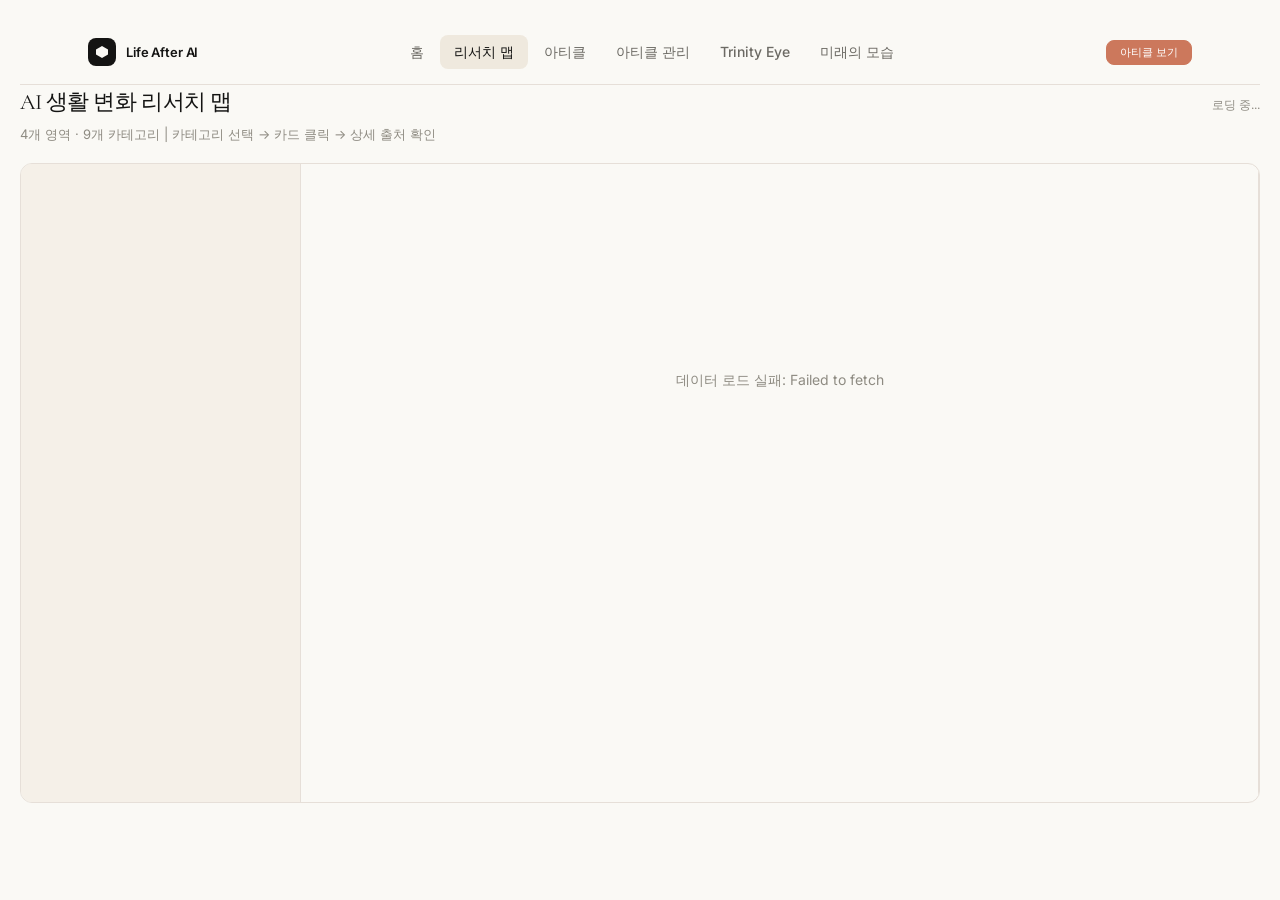
<file: docs/dashboard.html>
<!DOCTYPE html>
<html lang="ko">
<head>
<meta charset="UTF-8">
<meta name="viewport" content="width=device-width, initial-scale=1.0">
<title>리서치 맵 — Life After AI</title>
<link rel="stylesheet" href="./shared.css">
<style>
body { padding: 20px 20px 48px; }

/* ── Page header ──────────────────────────────────────────── */
.page-hd {
  display: flex;
  align-items: baseline;
  justify-content: space-between;
  flex-wrap: wrap;
  gap: 8px;
  margin-bottom: 4px;
}
.page-title   { font-family: var(--font-display); font-size: 22px; font-weight: 400; letter-spacing: -0.02em; color: var(--ink); }
.last-updated { font-size: 12px; color: var(--muted-soft); }
.page-sub     { font-size: 13px; color: var(--muted-soft); margin-bottom: 18px; }

/* ── DB panel ─────────────────────────────────────────────── */
.db {
  display: flex;
  border: 0.5px solid var(--hairline);
  border-radius: var(--radius);
  overflow: hidden;
  background: var(--canvas);
  min-height: 640px;
}

/* ── Category sidebar (.db-nav) ───────────────────────────── */
.db-nav {
  width: 280px;
  flex-shrink: 0;
  background: var(--surface-soft);
  border-right: 0.5px solid var(--hairline);
  padding: 10px 0 20px;
  overflow-y: auto;
}
.db-nav-sec {
  font-family: var(--font-display);
  font-size: 16px;
  font-weight: 700;
  color: var(--ink);
  padding: 20px 16px 7px;
  letter-spacing: -0.01em;
}
.db-nav-item {
  padding: 9px 16px;
  cursor: pointer;
  display: flex;
  align-items: flex-start;
  gap: 10px;
  transition: background var(--t-fast);
}
.db-nav-item:hover       { background: var(--surface-cream-strong); }
.db-nav-item.act-g1 { background: var(--blue-bg); }
.db-nav-item.act-g2 { background: var(--amber-bg); }
.db-nav-item.act-g3 { background: var(--green-bg); }
.db-nav-item.act-g4 { background: var(--accent-lt); }
.db-nav-pill {
  font-size: 12px;
  font-weight: 600;
  padding: 3px 7px;
  border-radius: 4px;
  flex-shrink: 0;
  margin-top: 2px;
}
.db-nav-pill.g1 { background: var(--blue-bg);   color: var(--blue); }
.db-nav-pill.g2 { background: var(--amber-bg);  color: var(--amber); }
.db-nav-pill.g3 { background: var(--green-bg);  color: var(--green); }
.db-nav-pill.g4 { background: var(--accent-lt); color: var(--accent); }
.act-g1 .db-nav-pill.g1,
.act-g2 .db-nav-pill.g2,
.act-g3 .db-nav-pill.g3,
.act-g4 .db-nav-pill.g4 { background: rgba(255,255,255,.55); }
.db-nav-lbl         { font-size: 15px; color: var(--body); line-height: 1.35; }
.act-g1 .db-nav-lbl { color: var(--blue);   font-weight: 600; }
.act-g2 .db-nav-lbl { color: var(--amber);  font-weight: 600; }
.act-g3 .db-nav-lbl { color: var(--green);  font-weight: 600; }
.act-g4 .db-nav-lbl { color: var(--accent); font-weight: 600; }

/* ── Center panel ─────────────────────────────────────────── */
.center   { flex: 1; padding: 16px; min-width: 0; }
.ch       { display: flex; align-items: baseline; gap: 10px; margin-bottom: 4px; }
.ch-title { font-family: var(--font-display); font-size: 20px; font-weight: 400; letter-spacing: -0.02em; color: var(--ink); }
.ch-count {
  font-size: 12px;
  padding: 2px 9px;
  border-radius: 10px;
  font-weight: 500;
}
.ch-count.g1 { background: var(--blue-bg);   color: var(--blue); }
.ch-count.g2 { background: var(--amber-bg);  color: var(--amber); }
.ch-count.g3 { background: var(--green-bg);  color: var(--green); }
.ch-count.g4 { background: var(--accent-lt); color: var(--accent); }
.cards { display: grid; grid-template-columns: 1fr 1fr; gap: 10px; margin-top: 14px; }

/* ── Case card ────────────────────────────────────────────── */
.card {
  border: 0.5px solid var(--hairline);
  border-radius: var(--radius);
  overflow: hidden;
  cursor: pointer;
  background: var(--surface-card);
  transition: border-color var(--t-fast), box-shadow var(--t-fast);
}
.card:hover   { border-color: var(--hairline-soft); box-shadow: 0 4px 16px rgba(20,20,19,.08); }
.card.sel     { border: 1.5px solid var(--blue-b); background: var(--blue-bg); }
.card-top {
  padding: 13px 15px 9px;
  display: flex;
  align-items: flex-start;
  justify-content: space-between;
  gap: 8px;
}
.co-circle {
  width: 38px; height: 38px;
  border-radius: 8px;
  display: flex; align-items: center; justify-content: center;
  font-size: 12px; font-weight: 600;
  flex-shrink: 0;
}
.card-kpi    { text-align: right; }
.kpi-val     { font-size: 22px; font-weight: 700; line-height: 1; letter-spacing: -.02em; }
.kpi-lbl     { font-size: 11px; opacity: .75; margin-top: 3px; }
.card-body   { padding: 0 15px 11px; }
.card-co     { font-size: 12px; color: var(--text3); margin-bottom: 3px; }
.card-ttl    { font-size: 14px; font-weight: 600; line-height: 1.35; margin-bottom: 5px; }
.card-desc   { font-size: 13px; color: var(--text2); line-height: 1.55; }
.card-ft {
  padding: 8px 15px;
  border-top: 0.5px solid var(--hairline);
  display: flex; align-items: center; justify-content: space-between;
  background: var(--surface-cream-strong);
}
.card-tag    { font-size: 10px; font-weight: 600; padding: 2px 8px; border-radius: 4px; }
.card-tag.g1 { background: var(--blue-bg);   color: var(--blue); }
.card-tag.g2 { background: var(--amber-bg);  color: var(--amber); }
.card-tag.g3 { background: var(--green-bg);  color: var(--green); }
.card-tag.g4 { background: var(--accent-lt); color: var(--accent); }
.card-new    { font-size: 9px; font-weight: 600; padding: 1px 6px; border-radius: 3px; background: #FFF3CD; color: #856404; margin-left: 5px; }
.card-see    { font-size: 12px; color: var(--blue); font-weight: 500; }

/* ── Detail panel ─────────────────────────────────────────── */
.det { width: 0; flex-shrink: 0; border-left: 0.5px solid var(--hairline); overflow: hidden; transition: width .22s; background: var(--surface-soft); }
.det.open   { width: clamp(260px, 33vw, 520px); }
.det-in     { width: clamp(260px, 33vw, 520px); padding: 18px; }
.det-hd     { display: flex; align-items: flex-start; justify-content: space-between; margin-bottom: 14px; padding-bottom: 14px; border-bottom: 0.5px solid var(--hairline); }
.det-co     { display: flex; align-items: center; gap: 10px; }
.det-badge  { width: 40px; height: 40px; border-radius: 10px; display: flex; align-items: center; justify-content: center; font-size: 12px; font-weight: 600; flex-shrink: 0; }
.det-co-name { font-size: 15px; font-weight: 600; color: var(--ink); }
.det-co-cat  { font-size: 12px; color: var(--muted-soft); margin-top: 2px; }
.det-close   { font-size: 20px; color: var(--muted-soft); cursor: pointer; padding: 2px 4px; line-height: 1; user-select: none; }
.det-close:hover { color: var(--ink); }
.det-tag     { display: inline-block; font-size: 11px; font-weight: 500; padding: 3px 9px; border-radius: 9999px; margin-bottom: 12px; }
.det-tag.g1  { background: var(--blue-bg);   color: var(--blue); }
.det-tag.g2  { background: var(--amber-bg);  color: var(--amber); }
.det-tag.g3  { background: var(--green-bg);  color: var(--green); }
.det-tag.g4  { background: var(--accent-lt); color: var(--accent); }
.det-unverified { font-size: 11px; color: var(--g2); background: var(--g2-bg); padding: 3px 9px; border-radius: 9999px; display: inline-block; margin-bottom: 10px; }
.det-ttl     { font-family: var(--font-display); font-size: 17px; font-weight: 400; letter-spacing: -0.02em; margin-bottom: 10px; line-height: 1.35; color: var(--ink); }
.det-body    { font-size: 13px; color: var(--body); line-height: 1.75; margin-bottom: 16px; }
.det-metrics { display: grid; grid-template-columns: 1fr 1fr; gap: 6px; margin-bottom: 16px; }
.met         { background: var(--surface-cream-strong); border-radius: var(--radius-sm); padding: 11px 11px 9px; }
.met-v       { font-size: 20px; font-weight: 600; }
.met-v.pos   { color: var(--g3); }
.met-v.neg   { color: var(--error); }
.met-v.neu   { color: var(--muted); }
.met-l       { font-size: 11px; color: var(--muted-soft); margin-top: 3px; line-height: 1.3; }
.det-src a   { font-size: 12px; color: var(--primary); text-decoration: none; border-bottom: 0.5px solid rgba(204,120,92,.35); }
.det-src a:hover { color: var(--primary-active); }
.det-tags    { display: flex; flex-wrap: wrap; gap: 5px; margin-top: 12px; }
.det-tag-pill { font-size: 11px; padding: 3px 8px; border-radius: 9999px; background: var(--surface-cream-strong); color: var(--muted); }

/* ── Category insight block ────────────────────────────────── */
.cat-insight {
  position: relative;
  background: var(--surface-soft);
  border-radius: 10px;
  padding: 14px 16px 14px 20px;
  margin: 10px 0 20px;
  overflow: hidden;
}
.cat-insight::before {
  content: '';
  position: absolute;
  left: 0; top: 0; bottom: 0;
  width: 3px;
  background: var(--primary);
  border-radius: 3px 0 0 3px;
}
.cat-insight p {
  font-family: var(--font);
  font-size: 16px;
  font-weight: 500;
  line-height: 1.55;
  color: var(--ink);
  letter-spacing: 0;
  margin: 0;
}
.cat-insight p strong {
  font-family: inherit;
  font-size: inherit;
  font-weight: inherit;
  color: var(--primary);
}

.loading { display: flex; align-items: center; justify-content: center; height: 400px; font-size: 14px; color: var(--text3); }

@media (max-width: 960px) {
  .db             { flex-direction: column; }
  .db-nav         { width: 100%; border-right: none; border-bottom: 0.5px solid var(--hairline); display: flex; overflow-x: auto; padding: 8px; gap: 4px; }
  .db-nav-sec     { display: none; }
  .db-nav-item    { flex-shrink: 0; border-radius: 8px; padding: 7px 13px; }
  .det.open       { width: 100%; border-left: none; border-top: 0.5px solid var(--hairline); }
  .det-in         { width: 100%; }
  .cards          { grid-template-columns: 1fr; }
}
</style>
</head>
<body>

<div class="page-hd">
  <span class="page-title">AI 생활 변화 리서치 맵</span>
  <span class="last-updated" id="last-updated">로딩 중...</span>
</div>
<div class="page-sub">4개 영역 · 9개 카테고리 | 카테고리 선택 → 카드 클릭 → 상세 출처 확인</div>

<div class="db">
  <div class="db-nav" id="db-nav"></div>
  <div class="center" id="center"><div class="loading">데이터 불러오는 중...</div></div>
  <div class="det" id="det"><div class="det-in" id="det-in"></div></div>
</div>

<script src="./supabase.js"></script>
<script>
let DB = null;
let activeCat = null;
let activeCard = null;

async function loadData() {
  try {
    DB = await fetchDB();
    document.getElementById('last-updated').textContent =
      'Updated: ' + new Date(DB.meta.last_updated).toLocaleDateString('ko-KR') +
      ` (${DB.meta.total_cases}개 아티클)`;
    buildNav();
    selCat(Object.keys(DB.categories)[0]);
  } catch(e) {
    document.getElementById('center').innerHTML =
      `<div class="loading">데이터 로드 실패: ${e.message}</div>`;
  }
}

const GROUPS = {
  '1': '생활 공간 변화',
  '2': '소비 행동 변화',
  '3': '개인 생활 운영 변화',
  '4': '관계·돌봄 변화',
};

function catGroupNum(id) { return id.split('-')[0]; }
function catGroupCls(id) { return 'g' + catGroupNum(id); }

function buildNav() {
  const nav = document.getElementById('db-nav');
  const cats = DB.categories;
  let h = '';
  let first = true;

  Object.entries(GROUPS).forEach(([prefix, label]) => {
    const groupCats = Object.entries(cats).filter(([id]) => id.startsWith(prefix + '-'));
    if (!groupCats.length) return;
    if (!first) h += '<div style="height:0.5px;background:var(--border);margin:8px 0"></div>';
    first = false;
    h += `<div class="db-nav-sec">${label}</div>`;
    groupCats.forEach(([id, cat]) => {
      const count = DB.cases.filter(c => c.category === id).length;
      h += `<div class="db-nav-item" id="nav-${id}" onclick="selCat('${id}')">
        <span class="db-nav-pill g${prefix}">${id}</span>
        <span class="db-nav-lbl">${cat.name} <span style="font-size:11px;opacity:.55">${count}</span></span>
      </div>`;
    });
  });
  nav.innerHTML = h;
}

function selCat(id) {
  if (activeCat) {
    const p = document.getElementById('nav-' + activeCat);
    if (p) p.classList.remove('act-g1', 'act-g2', 'act-g3', 'act-g4');
  }
  activeCat = id;
  const cat = DB.categories[id];
  const g = catGroupCls(id);
  const el = document.getElementById('nav-' + id);
  if (el) el.classList.add('act-' + g);

  activeCard = null;
  document.getElementById('det').classList.remove('open');

  const cases = DB.cases
    .filter(c => c.category === id)
    .sort((a,b) => (b.published_date||b.added_date||'').localeCompare(a.published_date||a.added_date||''));

  const insightHtml = cat.insight
    ? `<div class="cat-insight"><p>${cat.insight.replace(/\*\*(.+?)\*\*/g, '<strong>$1</strong>')}</p></div>`
    : `<div style="font-size:13px;color:var(--muted-soft);margin-top:6px;margin-bottom:16px">${cat.sub || ''}</div>`;

  let h = `<div class="ch">
    <span class="ch-title">${cat.name}</span>
    <span class="ch-count ${g}">${id} · ${cases.length}개 아티클</span>
  </div>
  ${insightHtml}
  <div class="cards">`;

  cases.forEach((c, i) => {
    const isNew = !c.verified;
    h += `<div class="card" id="card-${id}-${i}" onclick="selCard('${id}',${i})">
      <div class="card-top" style="background:${c.color_bg}22">
        <div class="co-circle" style="background:${c.color_bg};color:${c.color_text}">${c.short}</div>
        <div class="card-kpi" style="color:${c.color_text}">
          <div class="kpi-val">${c.kpi_value}</div>
          <div class="kpi-lbl">${c.kpi_label}</div>
        </div>
      </div>
      <div class="card-body">
        <div class="card-co">${c.company}</div>
        <div class="card-ttl">${c.title}</div>
        <div class="card-desc">${c.description}</div>
      </div>
      <div class="card-ft">
        <span>
          <span class="card-tag ${g}">${id}</span>
          ${isNew ? '<span class="card-new">NEW</span>' : ''}
        </span>
        <span class="card-see">자세히 보기 →</span>
      </div>
    </div>`;
  });
  h += '</div>';
  document.getElementById('center').innerHTML = h;
}

function selCard(catId, idx) {
  if (activeCard !== null) {
    const p = document.getElementById(`card-${activeCat}-${activeCard}`);
    if (p) p.classList.remove('sel');
  }
  activeCard = idx;
  const el = document.getElementById(`card-${catId}-${idx}`);
  if (el) el.classList.add('sel');

  const cat = DB.categories[catId];
  const cases = DB.cases.filter(c => c.category === catId);
  const c = cases[idx];
  const g = catGroupCls(catId);

  const mh = (c.metrics || []).map(m => `
    <div class="met">
      <div class="met-v ${m.trend || 'pos'}">${m.value}</div>
      <div class="met-l">${m.label}</div>
    </div>`).join('');

  const tagPills = (c.tags || []).map(t => `<span class="det-tag-pill">${t}</span>`).join('');

  document.getElementById('det-in').innerHTML = `
    <div class="det-hd">
      <div class="det-co">
        <div class="det-badge" style="background:${c.color_bg};color:${c.color_text}">${c.short}</div>
        <div>
          <div class="det-co-name">${c.company}</div>
          <div class="det-co-cat">${catId} ${cat.name}</div>
        </div>
      </div>
      <span class="det-close" onclick="closeDet()">×</span>
    </div>
    <span class="det-tag ${g}">${cat.sub || cat.name}</span>
    ${!c.verified ? '<div><span class="det-unverified">초안 (미검증)</span></div>' : ''}
    <div class="det-ttl">${c.title}</div>
    <div class="det-body">${c.body}</div>
    <div class="det-metrics">${mh}</div>
    <div class="det-src"><a href="${c.url}" target="_blank" rel="noopener">${c.source} ↗</a></div>
    <div class="det-tags">${tagPills}</div>`;

  document.getElementById('det').classList.add('open');
}

function closeDet() {
  document.getElementById('det').classList.remove('open');
  if (activeCard !== null) {
    const p = document.getElementById(`card-${activeCat}-${activeCard}`);
    if (p) p.classList.remove('sel');
    activeCard = null;
  }
}

loadData();
</script>
<script src="./nav.js"></script>
</body>
</html>
</file>
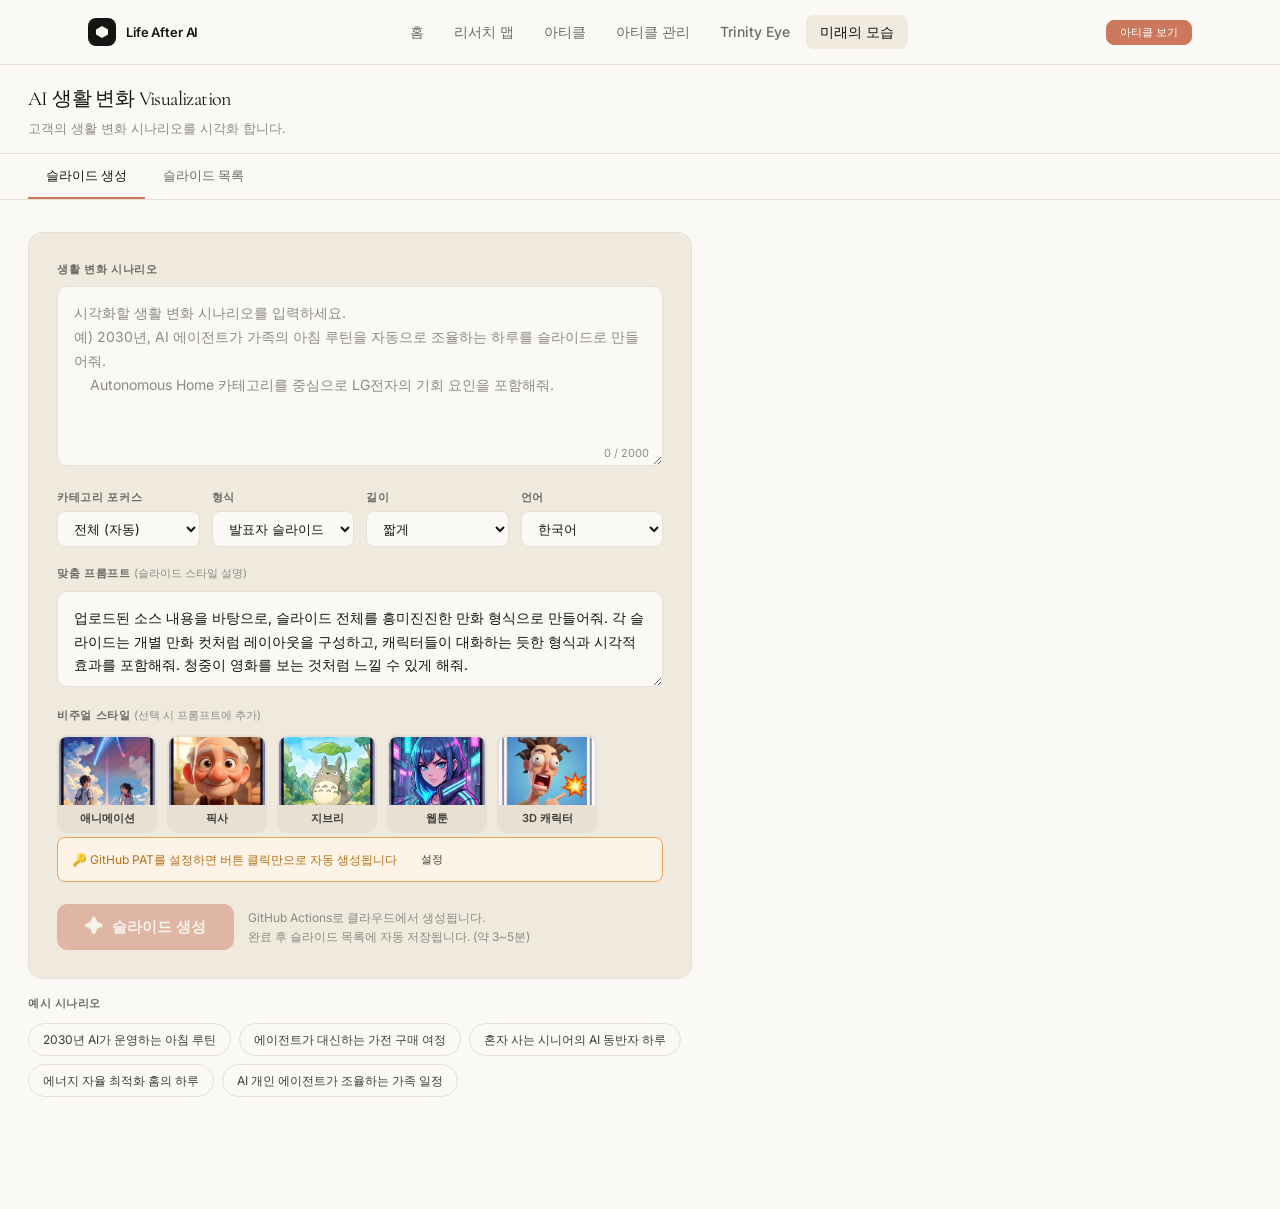
<file: docs/slide-generation.html>
<!DOCTYPE html>
<html lang="ko">
<head>
<meta charset="UTF-8">
<meta name="viewport" content="width=device-width, initial-scale=1.0">
<title>미래의 모습 — Life After AI</title>
<link rel="stylesheet" href="./shared.css">
<style>
body { padding-bottom: 80px; font-size: 14px; }

/* ── Page header ──────────────────────────────────────────── */
.page-hd {
  padding: 18px 28px 14px;
  border-bottom: 0.5px solid var(--hairline);
  background: var(--canvas);
  position: sticky; top: 64px; z-index: 30;
  backdrop-filter: blur(12px);
}
.page-hd-title {
  font-family: var(--font-display);
  font-size: 20px; font-weight: 400; letter-spacing: -0.03em;
  color: var(--ink); margin-bottom: 3px;
}
.page-hd-sub {
  font-size: 13px; color: var(--muted-soft);
}

/* ── Tabs ─────────────────────────────────────────────────── */
.top-tabs {
  display: flex; padding: 0 28px;
  border-bottom: 0.5px solid var(--hairline);
  background: var(--canvas);
  position: sticky; top: 117px; z-index: 29;
}
.top-tab {
  font-size: 13px; font-weight: 500; padding: 11px 18px; cursor: pointer;
  border-bottom: 2px solid transparent; color: var(--muted);
  transition: all .12s; user-select: none;
}
.top-tab:hover { color: var(--ink); }
.top-tab.on    { color: var(--ink); border-bottom-color: var(--primary); }

/* ── Panels ───────────────────────────────────────────────── */
.panel { display: none; }
.panel.on { display: block; }

/* ══════════════════════════════════════════════════════════
   PANEL: 슬라이드 생성
══════════════════════════════════════════════════════════ */
#panel-generate {
  max-width: 720px;
  padding: 32px 28px;
}

.gen-card {
  background: var(--surface-card);
  border: 0.5px solid var(--hairline);
  border-radius: 14px;
  padding: 28px;
  margin-bottom: 16px;
}

.gen-label {
  font-size: 11px; font-weight: 700; letter-spacing: .06em;
  text-transform: uppercase; color: var(--muted);
  margin-bottom: 8px; display: block;
}

/* 시나리오 입력 */
.scenario-wrap {
  position: relative;
}
.scenario-input {
  width: 100%;
  min-height: 180px;
  padding: 14px 16px;
  border: 1.5px solid var(--hairline);
  border-radius: 10px;
  background: var(--canvas);
  color: var(--ink);
  font-family: var(--font);
  font-size: 14px;
  line-height: 1.7;
  resize: vertical;
  outline: none;
  transition: border-color .14s, box-shadow .14s;
  box-sizing: border-box;
}
.scenario-input:focus {
  border-color: var(--primary);
  box-shadow: 0 0 0 3px rgba(204,120,92,.12);
}
.scenario-input::placeholder { color: var(--muted-soft); }
.scenario-char {
  position: absolute; bottom: 10px; right: 14px;
  font-size: 11px; color: var(--muted-soft);
  pointer-events: none;
}

/* 옵션 행 */
.gen-opts {
  display: flex; gap: 12px; flex-wrap: wrap; margin-top: 16px;
}
.gen-opt-group { display: flex; flex-direction: column; gap: 5px; flex: 1; min-width: 140px; }
.gen-opt-select {
  padding: 8px 12px;
  border: 1px solid var(--hairline); border-radius: 8px;
  background: var(--canvas); color: var(--ink);
  font-family: var(--font); font-size: 13px;
  outline: none; cursor: pointer;
  transition: border-color .12s;
}
.gen-opt-select:focus { border-color: var(--primary); }

/* CTA 버튼 영역 */
.gen-cta {
  display: flex; align-items: center; gap: 14px;
  margin-top: 22px; flex-wrap: wrap;
}
.btn-generate {
  display: inline-flex; align-items: center; gap: 9px;
  font-family: var(--font); font-size: 15px; font-weight: 600;
  padding: 13px 28px; border-radius: 10px;
  background: var(--primary); color: var(--on-primary);
  border: none; cursor: pointer;
  transition: background .14s, transform .1s, box-shadow .14s;
  box-shadow: 0 4px 14px rgba(204,120,92,.28);
}
.btn-generate:hover {
  background: var(--primary-active);
  box-shadow: 0 6px 20px rgba(204,120,92,.36);
}
.btn-generate:active { transform: scale(.98); }
.btn-generate:disabled {
  opacity: .45; cursor: not-allowed;
  box-shadow: none; transform: none;
}
.btn-generate .btn-icon { font-size: 18px; line-height: 1; }

.gen-hint {
  font-size: 12px; color: var(--muted-soft); line-height: 1.6;
}

/* 생성 상태 카드 */
.gen-status {
  display: none;
  background: var(--surface-soft);
  border: 0.5px solid var(--hairline);
  border-radius: 12px;
  padding: 20px 22px;
  margin-top: 16px;
}
.gen-status.show { display: block; }

.gen-status-row {
  display: flex; align-items: center; gap: 12px;
}
.gen-spinner {
  width: 22px; height: 22px; flex-shrink: 0;
  border: 2.5px solid var(--hairline);
  border-top-color: var(--primary);
  border-radius: 50%;
  animation: spin .75s linear infinite;
}
@keyframes spin { to { transform: rotate(360deg); } }

.gen-status-msg { font-size: 14px; color: var(--ink); font-weight: 500; }
.gen-status-sub { font-size: 12px; color: var(--muted-soft); margin-top: 3px; }

.gen-status-steps {
  margin-top: 14px; padding-top: 14px;
  border-top: 0.5px solid var(--hairline);
  display: flex; flex-direction: column; gap: 8px;
}
.step-row {
  display: flex; align-items: center; gap: 10px;
  font-size: 13px; color: var(--muted-soft);
}
.step-row.done   { color: var(--g3); }
.step-row.active { color: var(--ink); font-weight: 500; }
.step-dot {
  width: 7px; height: 7px; border-radius: 50%; flex-shrink: 0;
  background: var(--hairline-soft);
}
.step-row.done   .step-dot { background: var(--g3); }
.step-row.active .step-dot { background: var(--primary); box-shadow: 0 0 0 3px rgba(204,120,92,.22); }

/* 예시 프롬프트 */
.example-prompts {
  margin-top: 8px;
}
.example-title {
  font-size: 11px; font-weight: 600; color: var(--muted);
  letter-spacing: .05em; text-transform: uppercase;
  margin-bottom: 10px;
}
.example-chips {
  display: flex; flex-wrap: wrap; gap: 8px;
}
.example-chip {
  font-size: 12px; padding: 6px 14px; border-radius: 9999px;
  border: 0.5px solid var(--hairline);
  background: var(--canvas); color: var(--body);
  cursor: pointer; transition: all .12s; user-select: none;
  white-space: nowrap;
}
.example-chip:hover {
  border-color: var(--primary);
  background: rgba(204,120,92,.06);
  color: var(--primary);
}

/* ══════════════════════════════════════════════════════════
   PANEL: 슬라이드 목록
══════════════════════════════════════════════════════════ */
#panel-archive { padding: 28px; }

.archive-toolbar {
  display: flex; align-items: center; justify-content: space-between;
  margin-bottom: 20px; flex-wrap: wrap; gap: 10px;
}
.archive-count { font-size: 13px; color: var(--muted-soft); }
.archive-count strong { color: var(--ink); }

.slide-grid {
  display: grid;
  grid-template-columns: repeat(auto-fill, minmax(240px, 1fr));
  gap: 16px;
}

/* 슬라이드 카드 */
.slide-card {
  background: var(--surface-card);
  border: 0.5px solid var(--hairline);
  border-radius: 12px;
  overflow: hidden;
  transition: box-shadow .14s, transform .14s, border-color .12s;
  cursor: pointer;
}
.slide-card:hover {
  box-shadow: 0 8px 24px rgba(20,20,19,.09);
  transform: translateY(-2px);
  border-color: var(--hairline-soft);
}
.slide-thumb {
  aspect-ratio: 16/9;
  background: var(--surface-soft);
  display: flex; align-items: center; justify-content: center;
  font-size: 32px; color: var(--muted-soft);
  border-bottom: 0.5px solid var(--hairline);
}
.slide-body { padding: 14px 16px 12px; }
.slide-title {
  font-size: 14px; font-weight: 600; color: var(--ink);
  line-height: 1.35; margin-bottom: 5px;
  display: -webkit-box; -webkit-line-clamp: 2; -webkit-box-orient: vertical; overflow: hidden;
}
.slide-meta { font-size: 11px; color: var(--muted-soft); }
.slide-foot {
  padding: 10px 16px;
  border-top: 0.5px solid var(--hairline);
  display: flex; align-items: center; justify-content: space-between;
  background: var(--surface-cream-strong);
}
.slide-cat {
  font-size: 10px; font-weight: 700; padding: 2px 8px; border-radius: 4px;
}
.slide-dl {
  font-size: 12px; font-weight: 500; color: var(--primary);
  text-decoration: none; display: flex; align-items: center; gap: 4px;
}
.slide-dl:hover { color: var(--primary-active); }

/* 빈 상태 */
.empty-state {
  text-align: center;
  padding: 80px 20px;
  color: var(--muted-soft);
}
.empty-icon { font-size: 48px; margin-bottom: 16px; opacity: .5; }
.empty-title { font-size: 16px; font-weight: 500; color: var(--muted); margin-bottom: 8px; }
.empty-sub { font-size: 13px; line-height: 1.65; }

/* ── Style chips ──────────────────────────────────────────── */
.style-chips {
  display: flex; gap: 10px; flex-wrap: wrap; margin-bottom: 4px;
}
.style-chip {
  display: flex; flex-direction: column; align-items: center; gap: 0;
  width: 100px; border-radius: 10px;
  border: 2px solid var(--hairline);
  background: var(--canvas); cursor: pointer;
  transition: all .14s; user-select: none;
  overflow: hidden;
}
.style-chip:hover { border-color: var(--primary-active); }
.style-chip.on {
  border-color: var(--primary);
  box-shadow: 0 0 0 3px rgba(204,120,92,.18);
}
.style-chip-thumb {
  width: 100px; height: 68px;
  object-fit: cover; display: block; flex-shrink: 0;
}
.style-chip-label {
  width: 100%; text-align: center;
  font-size: 11px; font-weight: 600; color: var(--body);
  padding: 6px 4px; line-height: 1.2;
  background: var(--surface-cream-strong);
  border-top: 0.5px solid var(--hairline);
}
.style-chip.on .style-chip-label { color: var(--primary); background: rgba(204,120,92,.10); }

/* ── PAT notice / form ────────────────────────────────────── */
.pat-notice {
  display: none; margin-bottom: 12px; padding: 9px 14px;
  border-radius: 8px; background: var(--g2-bg);
  border: 0.5px solid var(--g2-b);
  font-size: 12px; color: var(--g2);
  align-items: center; gap: 10px; cursor: pointer;
}
.pat-notice.show { display: flex; }
.pat-form {
  display: none; margin-bottom: 14px; padding: 12px 14px;
  border-radius: 8px; background: var(--surface-card);
  border: 0.5px solid var(--hairline);
  align-items: center; gap: 8px; flex-wrap: wrap;
}
.pat-form.show { display: flex; }
.pat-form input {
  flex: 1; min-width: 200px; padding: 7px 10px;
  border: 1px solid var(--hairline); border-radius: 7px;
  background: var(--canvas); color: var(--ink);
  font-family: monospace; font-size: 12px; outline: none;
  transition: border-color .12s;
}
.pat-form input:focus { border-color: var(--primary); }
.pat-form-label { font-size: 12px; color: var(--muted); white-space: nowrap; }

/* ── Toast ────────────────────────────────────────────────── */
.toast {
  position: fixed; bottom: 24px; left: 50%; transform: translateX(-50%);
  background: var(--surface-dark); color: var(--on-dark);
  font-size: 12px; padding: 10px 18px; border-radius: 9999px;
  opacity: 0; transition: opacity .2s; pointer-events: none;
  white-space: nowrap; z-index: 600;
  box-shadow: 0 8px 24px rgba(20,20,19,.28);
  border: 0.5px solid rgba(255,255,255,.08);
}
.toast.show { opacity: 1; }

@media (max-width: 640px) {
  #panel-generate { padding: 20px 16px; }
  #panel-archive  { padding: 16px; }
  .top-tabs, .page-hd { padding-left: 16px; padding-right: 16px; }
  .slide-grid { grid-template-columns: 1fr; }
  .gen-opts { flex-direction: column; }
}
</style>
</head>
<body>

<!-- ── Page header ──────────────────────────────────────────────────────────── -->
<div class="page-hd">
  <div class="page-hd-title">AI 생활 변화 Visualization</div>
  <div class="page-hd-sub">고객의 생활 변화 시나리오를 시각화 합니다.</div>
</div>

<!-- ── Tabs ─────────────────────────────────────────────────────────────────── -->
<div class="top-tabs">
  <div class="top-tab on" id="tab-generate" onclick="selTab('generate')">슬라이드 생성</div>
  <div class="top-tab"    id="tab-archive"  onclick="selTab('archive')">슬라이드 목록</div>
</div>

<!-- ════════════════════════════════════════════════════════
     Panel: 슬라이드 생성
════════════════════════════════════════════════════════ -->
<div class="panel on" id="panel-generate">

  <div class="gen-card">
    <label class="gen-label">생활 변화 시나리오</label>
    <div class="scenario-wrap">
      <textarea class="scenario-input" id="scenario-input"
                placeholder="시각화할 생활 변화 시나리오를 입력하세요.
예) 2030년, AI 에이전트가 가족의 아침 루틴을 자동으로 조율하는 하루를 슬라이드로 만들어줘.
    Autonomous Home 카테고리를 중심으로 LG전자의 기회 요인을 포함해줘."
                oninput="onScenarioInput()" maxlength="2000"></textarea>
      <span class="scenario-char" id="char-count">0 / 2000</span>
    </div>

    <!-- 옵션 행 -->
    <div class="gen-opts">
      <div class="gen-opt-group">
        <label class="gen-label" style="margin-bottom:0">카테고리 포커스</label>
        <select class="gen-opt-select" id="opt-category">
          <option value="">전체 (자동)</option>
          <optgroup label="생활 공간 변화">
            <option value="1-1">1-1 Autonomous Home</option>
            <option value="1-2">1-2 Wellness Home</option>
            <option value="1-3">1-3 Energy Optimized Home</option>
          </optgroup>
          <optgroup label="소비 행동 변화">
            <option value="2-1">2-1 Agentic Commerce</option>
            <option value="2-2">2-2 Service-as-Living</option>
          </optgroup>
          <optgroup label="개인 생활 운영 변화">
            <option value="3-1">3-1 Personal AI Agent</option>
            <option value="3-2">3-2 Hyper-Capability</option>
          </optgroup>
          <optgroup label="관계·돌봄 변화">
            <option value="4-1">4-1 AI Companion</option>
            <option value="4-2">4-2 Remote Senior &amp; Pet Care</option>
          </optgroup>
        </select>
      </div>
      <div class="gen-opt-group">
        <label class="gen-label" style="margin-bottom:0">형식</label>
        <select class="gen-opt-select" id="opt-format">
          <option value="presenter_slides" selected>발표자 슬라이드</option>
          <option value="detailed_deck">자세한 덱</option>
        </select>
      </div>
      <div class="gen-opt-group">
        <label class="gen-label" style="margin-bottom:0">길이</label>
        <select class="gen-opt-select" id="opt-length">
          <option value="short" selected>짧게</option>
          <option value="default">기본</option>
        </select>
      </div>
      <div class="gen-opt-group">
        <label class="gen-label" style="margin-bottom:0">언어</label>
        <select class="gen-opt-select" id="opt-lang">
          <option value="ko" selected>한국어</option>
          <option value="en">English</option>
        </select>
      </div>
    </div>

    <!-- 맞춤 프롬프트 -->
    <div style="margin-top:18px">
      <label class="gen-label">맞춤 프롬프트 <span style="font-weight:400;text-transform:none;letter-spacing:0;color:var(--muted-soft)">(슬라이드 스타일 설명)</span></label>
      <textarea class="scenario-input" id="custom-prompt" style="min-height:96px;margin-bottom:14px"
        >업로드된 소스 내용을 바탕으로, 슬라이드 전체를 흥미진진한 만화 형식으로 만들어줘. 각 슬라이드는 개별 만화 컷처럼 레이아웃을 구성하고, 캐릭터들이 대화하는 듯한 형식과 시각적 효과를 포함해줘. 청중이 영화를 보는 것처럼 느낄 수 있게 해줘.</textarea>

      <!-- 스타일 선택 버튼 -->
      <label class="gen-label" style="margin-bottom:10px">비주얼 스타일 <span style="font-weight:400;text-transform:none;letter-spacing:0;color:var(--muted-soft)">(선택 시 프롬프트에 추가)</span></label>
      <div class="style-chips" id="style-chips">
        <div class="style-chip" data-style="animation" onclick="selStyle(this)">
          <img class="style-chip-thumb" src="./src/assets/1.png" alt="애니메이션">
          <span class="style-chip-label">애니메이션</span>
        </div>
        <div class="style-chip" data-style="pixar" onclick="selStyle(this)">
          <img class="style-chip-thumb" src="./src/assets/2.png" alt="픽사">
          <span class="style-chip-label">픽사</span>
        </div>
        <div class="style-chip" data-style="ghibli" onclick="selStyle(this)">
          <img class="style-chip-thumb" src="./src/assets/3.png" alt="지브리">
          <span class="style-chip-label">지브리</span>
        </div>
        <div class="style-chip" data-style="webtoon" onclick="selStyle(this)">
          <img class="style-chip-thumb" src="./src/assets/4.png" alt="웹툰">
          <span class="style-chip-label">웹툰</span>
        </div>
        <div class="style-chip" data-style="3d" onclick="selStyle(this)">
          <img class="style-chip-thumb" src="./src/assets/5.png" alt="3D 캐릭터">
          <span class="style-chip-label">3D 캐릭터</span>
        </div>
      </div>
    </div>

    <!-- GitHub PAT 입력 (최초 1회) -->
    <div class="pat-notice" id="pat-notice">
      <span>🔑 GitHub PAT를 설정하면 버튼 클릭만으로 자동 생성됩니다</span>
      <button class="btn btn-ghost btn-sm" onclick="showPatForm()">설정</button>
    </div>
    <div class="pat-form" id="pat-form">
      <span class="pat-form-label">GitHub PAT</span>
      <input type="password" id="pat-input"
             placeholder="ghp_xxxxxxxxxxxx (repo + actions 권한 필요)"
             onkeydown="if(event.key==='Enter') savePat()">
      <button class="btn btn-primary btn-sm" onclick="savePat()">저장</button>
      <button class="btn btn-ghost btn-sm" onclick="hidePatForm()">취소</button>
    </div>

    <!-- CTA -->
    <div class="gen-cta">
      <button class="btn-generate" id="btn-generate" onclick="startGenerate()" disabled>
        <span class="btn-icon">✦</span>
        슬라이드 생성
      </button>
      <div class="gen-hint">
        GitHub Actions로 클라우드에서 생성됩니다.<br>
        완료 후 슬라이드 목록에 자동 저장됩니다. (약 3~5분)
      </div>
    </div>

    <!-- 생성 진행 상태 -->
    <div class="gen-status" id="gen-status">
      <div class="gen-status-row">
        <div class="gen-spinner" id="gen-spinner"></div>
        <div>
          <div class="gen-status-msg" id="gen-status-msg">워크플로우를 시작하는 중...</div>
          <div class="gen-status-sub" id="gen-status-sub">약 3~5분 소요됩니다</div>
        </div>
      </div>
      <div class="gen-status-steps">
        <div class="step-row" id="step-1">
          <div class="step-dot"></div>GitHub Actions 워크플로우 시작
        </div>
        <div class="step-row" id="step-2">
          <div class="step-dot"></div>NotebookLM 노트북 생성 · 소스 추가
        </div>
        <div class="step-row" id="step-3">
          <div class="step-dot"></div>슬라이드 생성 (1~3분 소요)
        </div>
        <div class="step-row" id="step-4">
          <div class="step-dot"></div>PDF 저장 · GitHub Pages 배포
        </div>
      </div>
      <div id="run-link" style="margin-top:12px;font-size:12px;display:none">
        <a id="run-link-a" href="#" target="_blank" style="color:var(--primary)">
          GitHub Actions 실행 로그 보기 ↗
        </a>
      </div>
    </div>
  </div>

  <!-- 예시 프롬프트 -->
  <div class="example-prompts">
    <div class="example-title">예시 시나리오</div>
    <div class="example-chips">
      <div class="example-chip" onclick="setExample(this)">2030년 AI가 운영하는 아침 루틴</div>
      <div class="example-chip" onclick="setExample(this)">에이전트가 대신하는 가전 구매 여정</div>
      <div class="example-chip" onclick="setExample(this)">혼자 사는 시니어의 AI 동반자 하루</div>
      <div class="example-chip" onclick="setExample(this)">에너지 자율 최적화 홈의 하루</div>
      <div class="example-chip" onclick="setExample(this)">AI 개인 에이전트가 조율하는 가족 일정</div>
    </div>
  </div>

</div>

<!-- ════════════════════════════════════════════════════════
     Panel: 슬라이드 목록
════════════════════════════════════════════════════════ -->
<div class="panel" id="panel-archive">

  <div class="archive-toolbar">
    <div class="archive-count" id="archive-count">
      <strong>0</strong>개 슬라이드
    </div>
    <button class="btn btn-outline btn-sm" onclick="selTab('generate')">+ 새 슬라이드 생성</button>
  </div>

  <div class="slide-grid" id="slide-grid">
    <div class="empty-state">
      <div class="empty-icon">🎞</div>
      <div class="empty-title">아직 생성된 슬라이드가 없습니다</div>
      <div class="empty-sub">
        슬라이드 생성 탭에서 시나리오를 입력하고<br>
        생성 버튼을 눌러 첫 번째 슬라이드를 만들어 보세요.
      </div>
    </div>
  </div>

</div>

<!-- ── Toast ─────────────────────────────────────────────────────────────────── -->
<div class="toast" id="toast"></div>

<script src="./supabase.js"></script>
<script>
/* ── Tab switcher ─────────────────────────────────────────── */
function selTab(name) {
  ['generate','archive'].forEach(t => {
    document.getElementById('tab-' + t).classList.toggle('on', t === name);
    document.getElementById('panel-' + t).classList.toggle('on', t === name);
  });
  if (name === 'archive') loadArchive();
}

/* ── Scenario input ───────────────────────────────────────── */
function onScenarioInput() {
  const ta  = document.getElementById('scenario-input');
  const len = ta.value.length;
  document.getElementById('char-count').textContent = `${len} / 2000`;
  document.getElementById('btn-generate').disabled = len < 10;
  document.getElementById('gen-status').classList.remove('show');
}

function setExample(el) {
  const ta = document.getElementById('scenario-input');
  ta.value = el.textContent;
  onScenarioInput();
  ta.focus();
}

/* ══════════════════════════════════════════════════════════
   CONFIG
══════════════════════════════════════════════════════════ */
const REPO      = 'skykelly/ai-future-blog';
const WORKFLOW  = 'generate_slide.yml';
const PAT_KEY   = 'gh_pat_slides';
const RAW_BASE  = `https://raw.githubusercontent.com/${REPO}/main`;
const PAGES_BASE = `https://skykelly.github.io/ai-future-blog`;

/* ══════════════════════════════════════════════════════════
   PAT management
══════════════════════════════════════════════════════════ */
function getPat() { return localStorage.getItem(PAT_KEY) || ''; }

function savePat() {
  const val = document.getElementById('pat-input').value.trim();
  if (!val) return;
  localStorage.setItem(PAT_KEY, val);
  hidePatForm();
  initPatUI();
}

function showPatForm() {
  document.getElementById('pat-notice').classList.remove('show');
  document.getElementById('pat-form').classList.add('show');
  document.getElementById('pat-input').focus();
}
function hidePatForm() {
  document.getElementById('pat-form').classList.remove('show');
  initPatUI();
}

function initPatUI() {
  const pat = getPat();
  if (!pat) {
    document.getElementById('pat-notice').classList.add('show');
    document.getElementById('btn-generate').disabled = true;
  } else {
    document.getElementById('pat-notice').classList.remove('show');
    document.getElementById('btn-generate').disabled =
      document.getElementById('scenario-input').value.trim().length < 10;
  }
}

/* ── Step display ─────────────────────────────────────────── */
const STEPS = ['step-1','step-2','step-3','step-4'];

function setStep(n) {
  STEPS.forEach((id, i) => {
    const el = document.getElementById(id);
    el.classList.remove('done','active');
    if (i < n - 1) el.classList.add('done');
    if (i === n - 1) el.classList.add('active');
  });
}

function setAllDone() {
  STEPS.forEach(id => {
    const el = document.getElementById(id);
    el.classList.remove('active');
    el.classList.add('done');
  });
}

function setStatusMsg(msg, sub) {
  document.getElementById('gen-status-msg').textContent = msg;
  document.getElementById('gen-status-sub').textContent = sub || '';
}

/* ── Style selection ──────────────────────────────────────── */
const STYLE_PROMPTS = {
  animation: 'Makoto Shinkai style, cinematic lighting, dramatic clouds, hyper-detailed, vibrant colors, lens flare, emotional',
  pixar:     'Create a 3D animated, Pixar-style presentation slide. Use high-quality 3D rendered, cute characters with expressive faces and bright, cinematic, vibrant colors. Include a cozy and detailed background, focused on emotional storytelling.',
  ghibli:    'Generate a Studio Ghibli inspired, hand-drawn anime illustration style slide. Soft pastel colors, warm lighting, detailed nature background with a nostalgic and artistic feel. Focus on emotional, serene scenes.',
  webtoon:   'Create a modern 2D anime illustration, vibrant, cell-shaded style. Dynamic composition, dramatic, high-contrast lighting, bold lines, and expressive anime characters. Cyberpunk or modern urban background.',
  '3d':      'Generate a humorous, 3D animated, caricatured style slide. Focus on exaggerated facial expressions, funny poses, bright colors, and low-poly, fun, minimalist, high-quality rendered backgrounds.',
};

const BASE_PROMPT = '업로드된 소스 내용을 바탕으로, 슬라이드 전체를 흥미진진한 만화 형식으로 만들어줘. 각 슬라이드는 개별 만화 컷처럼 레이아웃을 구성하고, 캐릭터들이 대화하는 듯한 형식과 시각적 효과를 포함해줘. 청중이 영화를 보는 것처럼 느낄 수 있게 해줘.';

let activeStyle = null;

function selStyle(el) {
  const style = el.dataset.style;
  // 같은 스타일 재클릭 → 해제
  if (activeStyle === style) {
    activeStyle = null;
    el.classList.remove('on');
    document.getElementById('custom-prompt').value = BASE_PROMPT;
    return;
  }
  // 새 스타일 선택
  document.querySelectorAll('.style-chip').forEach(c => c.classList.remove('on'));
  el.classList.add('on');
  activeStyle = style;
  document.getElementById('custom-prompt').value =
    BASE_PROMPT + '\n\n' + STYLE_PROMPTS[style];
}

/* ── Generate via GitHub Actions ──────────────────────────── */
let pollTimer = null;

async function startGenerate() {
  const scenario     = document.getElementById('scenario-input').value.trim();
  const category     = document.getElementById('opt-category').value;
  const lang         = document.getElementById('opt-lang').value;
  const fmt          = document.getElementById('opt-format').value;
  const length       = document.getElementById('opt-length').value;
  const customPrompt = document.getElementById('custom-prompt').value.trim();
  const pat          = getPat();

  if (scenario.length < 10 || !pat) return;

  // 고유 job_id 생성 (시간 기반)
  const jobId = 'sl' + Date.now().toString(36);

  document.getElementById('btn-generate').disabled = true;
  document.getElementById('gen-status').classList.add('show');
  document.getElementById('gen-spinner').style.display = 'block';
  setStep(1);
  setStatusMsg('GitHub Actions 워크플로우 시작 중...', '');

  try {
    // GitHub workflow_dispatch API 호출
    const dispatchRes = await fetch(
      `https://api.github.com/repos/${REPO}/actions/workflows/${WORKFLOW}/dispatches`,
      {
        method: 'POST',
        headers: {
          'Authorization': `Bearer ${pat}`,
          'Accept':        'application/vnd.github+json',
          'Content-Type':  'application/json',
        },
        body: JSON.stringify({
          ref: 'main',
          inputs: {
            job_id:        jobId,
            scenario:      scenario,
            category:      category,
            format:        fmt,
            length:        length,
            lang:          lang,
            custom_prompt: customPrompt,
          },
        }),
      }
    );

    if (dispatchRes.status === 401) throw new Error('PAT 인증 실패 — 토큰을 확인하세요');
    if (dispatchRes.status === 403) throw new Error('권한 없음 — PAT에 actions:write 권한이 필요합니다');
    if (!dispatchRes.ok)            throw new Error(`GitHub API 오류 (${dispatchRes.status})`);

    setStep(1);
    setStatusMsg('워크플로우 시작됨 — 실행 대기 중...', '잠시 후 진행 상태가 업데이트됩니다');

    // 워크플로우 실행이 목록에 나타날 때까지 잠깐 대기
    await new Promise(r => setTimeout(r, 4000));
    pollWorkflow(jobId, pat, Date.now());

  } catch (e) {
    document.getElementById('gen-spinner').style.display = 'none';
    setStatusMsg('❌ 시작 실패', e.message);
    toast('오류: ' + e.message);
    document.getElementById('btn-generate').disabled = false;
  }
}

async function pollWorkflow(jobId, pat, startedAt) {
  clearInterval(pollTimer);
  let runId    = null;
  let attempts = 0;

  pollTimer = setInterval(async () => {
    attempts++;
    try {
      // 최근 실행 목록에서 우리 실행 찾기
      if (!runId) {
        const runsRes = await fetch(
          `https://api.github.com/repos/${REPO}/actions/workflows/${WORKFLOW}/runs?per_page=10`,
          { headers: { 'Authorization': `Bearer ${pat}`, 'Accept': 'application/vnd.github+json' } }
        );
        const runs = (await runsRes.json()).workflow_runs || [];
        // dispatch 직후 생성된 run 찾기
        const match = runs.find(r => new Date(r.created_at).getTime() >= startedAt - 10000);
        if (match) {
          runId = match.id;
          const runUrl = match.html_url;
          document.getElementById('run-link').style.display = 'block';
          document.getElementById('run-link-a').href = runUrl;
          setStep(2);
          setStatusMsg('워크플로우 실행 중...', 'NotebookLM 노트북 준비 중');
        } else if (attempts > 15) {
          throw new Error('워크플로우 실행을 찾을 수 없습니다 — GitHub Actions 탭을 확인하세요');
        }
        return;
      }

      // 실행 상태 조회
      const runRes = await fetch(
        `https://api.github.com/repos/${REPO}/actions/runs/${runId}`,
        { headers: { 'Authorization': `Bearer ${pat}`, 'Accept': 'application/vnd.github+json' } }
      );
      const run = await runRes.json();
      const status     = run.status;      // queued | in_progress | completed
      const conclusion = run.conclusion;  // success | failure | cancelled | null

      if (status === 'queued') {
        setStep(1); setStatusMsg('워크플로우 대기 중...', '');
      } else if (status === 'in_progress') {
        // jobs API로 현재 step 추정
        const elapsed = Math.round((Date.now() - startedAt) / 1000);
        if (elapsed < 60)       { setStep(2); setStatusMsg('NotebookLM 노트북 생성 · 소스 추가 중...', `${elapsed}초 경과`); }
        else if (elapsed < 200) { setStep(3); setStatusMsg('슬라이드 생성 중... (가장 오래 걸립니다)', `${elapsed}초 경과`); }
        else                    { setStep(4); setStatusMsg('PDF 저장 · 배포 중...', `${elapsed}초 경과`); }
      } else if (status === 'completed') {
        clearInterval(pollTimer);
        document.getElementById('gen-spinner').style.display = 'none';

        if (conclusion === 'success') {
          setAllDone();
          setStatusMsg('✓ 슬라이드 생성 완료!', '슬라이드 목록에서 확인하세요 (Pages 반영 약 1분)');
          toast('슬라이드 생성 완료!');
          setTimeout(() => selTab('archive'), 2000);
        } else {
          setStatusMsg(`❌ 워크플로우 ${conclusion}`, '로그를 확인하세요');
          toast(`워크플로우 실패: ${conclusion}`);
        }
        document.getElementById('btn-generate').disabled = false;
      }
    } catch(e) {
      if (attempts > 80) {
        clearInterval(pollTimer);
        setStatusMsg('⏱ 폴링 시간 초과', '직접 GitHub Actions에서 확인하세요');
        document.getElementById('btn-generate').disabled = false;
      }
    }
  }, 6000);
}

/* ── Archive ──────────────────────────────────────────────── */
async function loadArchive() {
  const grid  = document.getElementById('slide-grid');
  const count = document.getElementById('archive-count');
  grid.innerHTML = '<div class="empty-state"><div class="empty-icon" style="font-size:24px;animation:none">⏳</div><div class="empty-title" style="font-size:14px">불러오는 중...</div></div>';

  try {
    let slides = [];
    // raw.githubusercontent.com → 최신 commits 데이터 즉시 반영
    const rawUrl = `${RAW_BASE}/docs/data/slides.json?t=${Date.now()}`;
    try {
      const r = await fetch(rawUrl);
      if (r.ok) slides = await r.json();
    } catch {}
    // fallback: 현재 Pages 서빙
    if (!slides.length) {
      const r2 = await fetch('./data/slides.json?t=' + Date.now());
      if (r2.ok) slides = await r2.json();
    }

    count.innerHTML = `<strong>${slides.length}</strong>개 슬라이드`;
    if (!slides.length) {
      grid.innerHTML = `
        <div class="empty-state">
          <div class="empty-icon">🎞</div>
          <div class="empty-title">아직 생성된 슬라이드가 없습니다</div>
          <div class="empty-sub">
            슬라이드 생성 탭에서 시나리오를 입력하고<br>
            생성 버튼을 눌러 첫 번째 슬라이드를 만들어 보세요.
          </div>
        </div>`;
      return;
    }
    grid.innerHTML = slides.map(s => slideCard(s)).join('');
  } catch {
    grid.innerHTML = '<div class="empty-state"><div class="empty-title">불러오기 실패</div></div>';
  }
}

const CAT_G = { '1':'g1','2':'g2','3':'g3','4':'g4' };

function slideCard(s) {
  const date = new Date(s.createdAt).toLocaleDateString('ko-KR',
    { month:'short', day:'numeric', hour:'2-digit', minute:'2-digit' });
  const g   = CAT_G[s.category?.split('-')[0]] || '';
  const cat = s.category === 'auto' ? 'AUTO' : (s.category || 'AUTO');
  const hasPdf = !!s.pdf_path;
  return `
  <div class="slide-card">
    <div class="slide-thumb">🎞</div>
    <div class="slide-body">
      <div class="slide-title">${esc(s.title)}</div>
      <div class="slide-meta">${s.slideCount || '?'}슬라이드 · ${s.lang === 'ko' ? '한국어' : 'English'} · ${date}</div>
    </div>
    <div class="slide-foot">
      <span class="slide-cat ${g}">${esc(cat)}</span>
      <div style="display:flex;gap:8px;align-items:center">
        ${s.nb_url ? `<a class="slide-dl" href="${esc(s.nb_url)}" target="_blank" rel="noopener">NotebookLM ↗</a>` : ''}
        ${hasPdf
          ? `<a class="slide-dl" href="${PAGES_BASE}/${esc(s.pdf_url || 'slides/'+s.id+'.pdf')}" target="_blank">↓ PDF</a>`
          : `<span style="font-size:11px;color:var(--muted-soft)">PDF 준비 중</span>`}
      </div>
    </div>
  </div>`;
}

/* ── Toast ────────────────────────────────────────────────── */
let toastTimer;
function toast(msg) {
  const el = document.getElementById('toast');
  el.textContent = msg;
  el.classList.add('show');
  clearTimeout(toastTimer);
  toastTimer = setTimeout(() => el.classList.remove('show'), 3500);
}

/* ── Escape ───────────────────────────────────────────────── */
function esc(s) {
  return String(s || '')
    .replace(/&/g,'&amp;').replace(/</g,'&lt;')
    .replace(/>/g,'&gt;').replace(/"/g,'&quot;');
}

/* ── onScenarioInput ──────────────────────────────────────── */
function onScenarioInput() {
  const ta  = document.getElementById('scenario-input');
  const len = ta.value.length;
  document.getElementById('char-count').textContent = `${len} / 2000`;
  if (getPat()) {
    document.getElementById('btn-generate').disabled = len < 10;
  }
}

/* ── Init ─────────────────────────────────────────────────── */
initPatUI();
</script>
<script src="./nav.js"></script>
</body>
</html>
</file>
<file: docs/shared.css>
/* ============================================================
   shared.css — Life After AI
   Design tokens: DESIGN.md (Claude / Anthropic)
   Loaded by all pages. index.html also loads hero.css.
   ============================================================ */

@import url('https://fonts.googleapis.com/css2?family=Cormorant+Garamond:ital,wght@0,400;0,500;1,400&family=Inter:wght@300;400;500;600;700&display=swap');

/* ── Tokens ───────────────────────────────────────────────── */
:root {
  /* Palette — DESIGN.md */
  --canvas:               #faf9f5;
  --surface-soft:         #f5f0e8;
  --surface-card:         #efe9de;
  --surface-cream-strong: #e8e0d2;
  --surface-dark:         #181715;
  --surface-dark-el:      #252320;
  --surface-dark-soft:    #1f1e1b;

  --ink:          #141413;
  --body-strong:  #252523;
  --body:         #3d3d3a;
  --muted:        #6c6a64;
  --muted-soft:   #8e8b82;
  --on-dark:      #faf9f5;
  --on-dark-soft: #a09d96;

  --primary:          #cc785c;
  --primary-active:   #a9583e;
  --primary-disabled: #e6dfd8;
  --on-primary:       #ffffff;

  --accent-teal:  #5db8a6;
  --accent-amber: #e8a55a;
  --success:      #5db872;
  --error:        #c64545;

  --hairline:      #e6dfd8;
  --hairline-soft: #ebe6df;

  /* ── Compat aliases (used by JS-generated HTML) ── */
  --bg:        var(--canvas);
  --bg-alt:    var(--surface-soft);
  --bg2:       var(--surface-soft);
  --bg3:       var(--surface-cream-strong);
  --bg-card:   var(--surface-card);
  --text:      var(--ink);
  --text-inv:  var(--on-dark);
  --text2:     var(--body);
  --text3:     var(--muted-soft);
  --accent:    var(--primary);
  --accent-lt: #fdf0eb;
  --accent-dk: var(--primary-active);
  --border:    rgba(20,20,19,.08);
  --border2:   rgba(20,20,19,.16);

  /* ── Category colors (4-group system: g1–g4) ── */
  --g1:    #3a8f7d;  --g1-bg:  #eaf5f3;  --g1-b:  #5db8a6;  /* teal  — 생활 공간 */
  --g2:    #b5711b;  --g2-bg:  #fdf3e7;  --g2-b:  #e8a55a;  /* amber — 소비 행동 */
  --g3:    #2e7d4f;  --g3-bg:  #eaf7ec;  --g3-b:  #5db872;  /* green — 개인 생활 운영 */
  --g4:    #a9583e;  --g4-bg:  #fdf0eb;  --g4-b:  #cc785c;  /* coral — 관계·돌봄 */

  /* ── Legacy category aliases (dashboard/archive inline CSS) ── */
  --green:    var(--g3);   --green-bg:  var(--g3-bg);  --green-b: var(--g3-b);
  --amber:    var(--g2);   --amber-bg:  var(--g2-bg);  --amber-b: var(--g2-b);
  --blue:     var(--g1);   --blue-bg:   var(--g1-bg);  --blue-b:  var(--g1-b);
  --red:      var(--error);--red-bg:    #fee2e2;
  --blue-b:   var(--g1-b);

  /* ── Typography ── */
  --font-display: "Cormorant Garamond", "Tiempos Headline", Georgia, serif;
  --font: "Inter", -apple-system, BlinkMacSystemFont, "Segoe UI", sans-serif;

  /* ── Radius — DESIGN.md ── */
  --radius:    12px;   /* content cards */
  --radius-sm: 8px;    /* buttons, inputs */

  /* ── Transitions ── */
  --ease:   cubic-bezier(.22, 1, .36, 1);
  --t-fast: 120ms var(--ease);
  --t-base: 220ms var(--ease);
}

@media (prefers-color-scheme: dark) {
  :root {
    --canvas:               #0e0e0c;
    --surface-soft:         #181715;
    --surface-card:         #1f1e1b;
    --surface-cream-strong: #252320;
    --surface-dark:         #0a0a09;

    --ink:       #edecea;
    --body:      #a8a79e;
    --muted:     #8e8b82;
    --muted-soft:#676660;
    --on-dark:   #edecea;

    --primary:        #d98048;
    --primary-active: #f09050;
    --accent-lt:      #2a1a0a;

    --hairline:      rgba(255,255,250,.08);
    --hairline-soft: rgba(255,255,250,.05);
    --border:        rgba(255,255,250,.08);
    --border2:       rgba(255,255,250,.16);

    --g1:    #5db8a6;  --g1-bg: #0a2e28;
    --g2:    #e8a55a;  --g2-bg: #2a1a00;
    --g3:    #5db872;  --g3-bg: #0a2e18;
    --g4:    #d98048;  --g4-bg: #2a1206;
  }
}

/* ── Base reset ───────────────────────────────────────────── */
*, *::before, *::after { box-sizing: border-box; margin: 0; padding: 0; }

html {
  font-size: 16px;
  scroll-behavior: smooth;
  -webkit-text-size-adjust: 100%;
}

body {
  background: var(--canvas);
  color: var(--ink);
  font-family: var(--font);
  font-size: 15px;
  line-height: 1.6;
  -webkit-font-smoothing: antialiased;
  -moz-osx-font-smoothing: grayscale;
}

a { color: inherit; text-decoration: none; }
button { font-family: var(--font); cursor: pointer; }
img, video { display: block; max-width: 100%; }
ul, ol { list-style: none; }

/* ── Container ────────────────────────────────────────────── */
.container {
  width: 100%;
  max-width: 1200px;
  margin-inline: auto;
  padding-inline: clamp(20px, 4vw, 48px);
}

/* ── Site nav ─────────────────────────────────────────────── */
.nav {
  position: sticky;
  top: 0;
  z-index: 100;
  background: color-mix(in srgb, var(--canvas) 92%, transparent);
  backdrop-filter: blur(16px);
  -webkit-backdrop-filter: blur(16px);
  border-bottom: 0.5px solid var(--hairline);
}

.nav__inner {
  display: flex;
  align-items: center;
  justify-content: space-between;
  gap: 24px;
  height: 64px;
}

.nav__logo {
  display: flex;
  align-items: center;
  gap: 10px;
  font-size: 13px;
  font-weight: 600;
  letter-spacing: -.01em;
  color: var(--ink);
  flex-shrink: 0;
}

.nav__logo-mark {
  width: 28px;
  height: 28px;
  border-radius: 8px;
  background: var(--ink);
  display: flex;
  align-items: center;
  justify-content: center;
  flex-shrink: 0;
}
.nav__logo-mark svg { display: block; }
.nav__logo-mark path { fill: var(--canvas); }

.nav__links {
  display: flex;
  align-items: center;
  gap: 2px;
}

.nav__link {
  font-size: 14px;
  font-weight: 500;
  color: var(--muted);
  padding: 6px 14px;
  border-radius: 8px;
  transition: color var(--t-fast), background var(--t-fast);
}
.nav__link:hover,
.nav__link.active { color: var(--ink); background: var(--surface-card); }

.nav__actions {
  display: flex;
  align-items: center;
  gap: 8px;
  flex-shrink: 0;
}

/* ── Shared buttons ───────────────────────────────────────── */
.btn {
  display: inline-flex;
  align-items: center;
  justify-content: center;
  gap: 6px;
  font-family: var(--font);
  font-size: 14px;
  font-weight: 500;
  line-height: 1;
  padding: 10px 20px;
  border-radius: 8px;
  border: 1px solid transparent;
  transition: all var(--t-fast);
  white-space: nowrap;
  cursor: pointer;
  text-decoration: none;
}
.btn:active { transform: scale(.98); }
.btn-primary  { background: var(--primary);  color: var(--on-primary); border-color: var(--primary); }
.btn-primary:hover { background: var(--primary-active); border-color: var(--primary-active); }
.btn-outline  { background: var(--canvas);   color: var(--ink);    border-color: var(--hairline); }
.btn-outline:hover { background: var(--surface-soft); }
.btn-ghost    { background: transparent;    color: var(--body);    border-color: transparent; }
.btn-ghost:hover  { background: var(--surface-card); color: var(--ink); }
.btn-danger   { background: #fee2e2; color: var(--error); border-color: var(--error); }
.btn-sm  { font-size: 11px; padding: 6px 13px; }
.btn-lg  { font-size: 15px; padding: 12px 26px; }

/* ── Responsive nav ───────────────────────────────────────── */
@media (max-width: 768px) {
  .nav__links  { display: none; }
}
</file>
